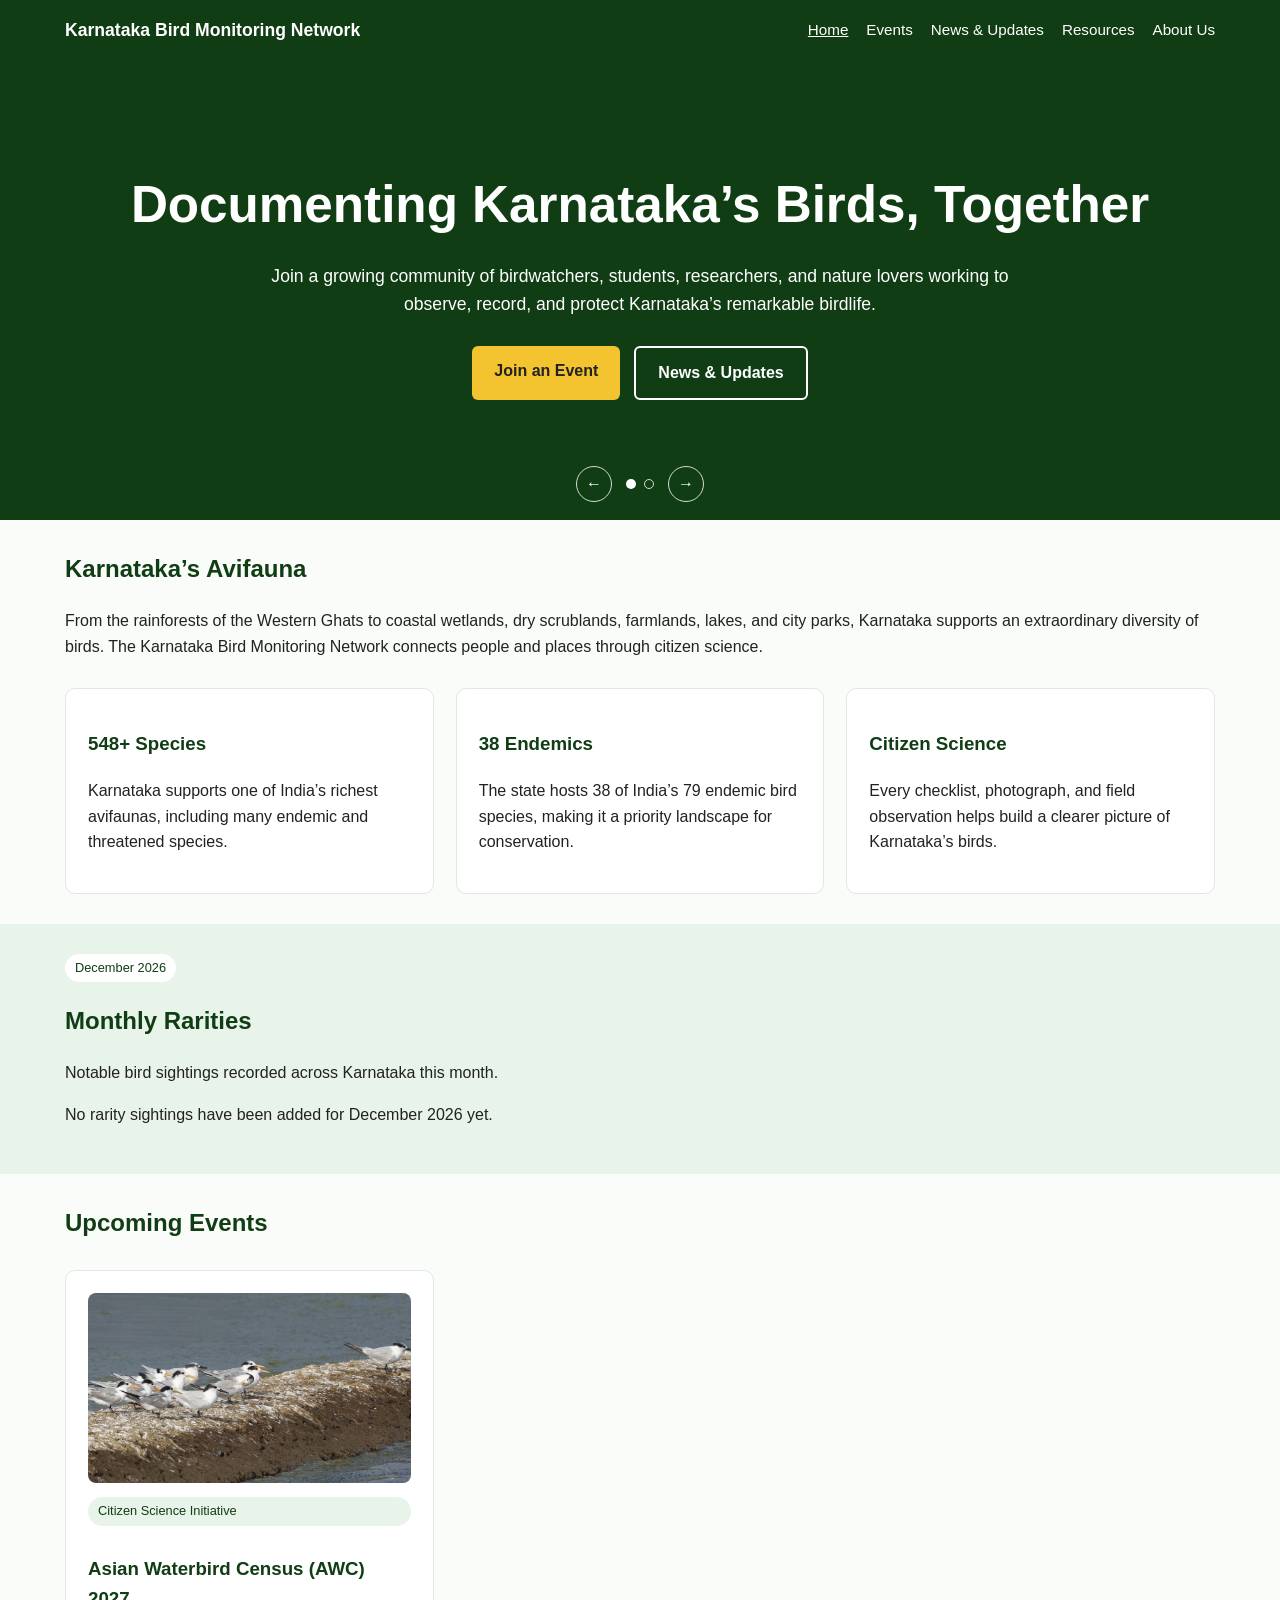
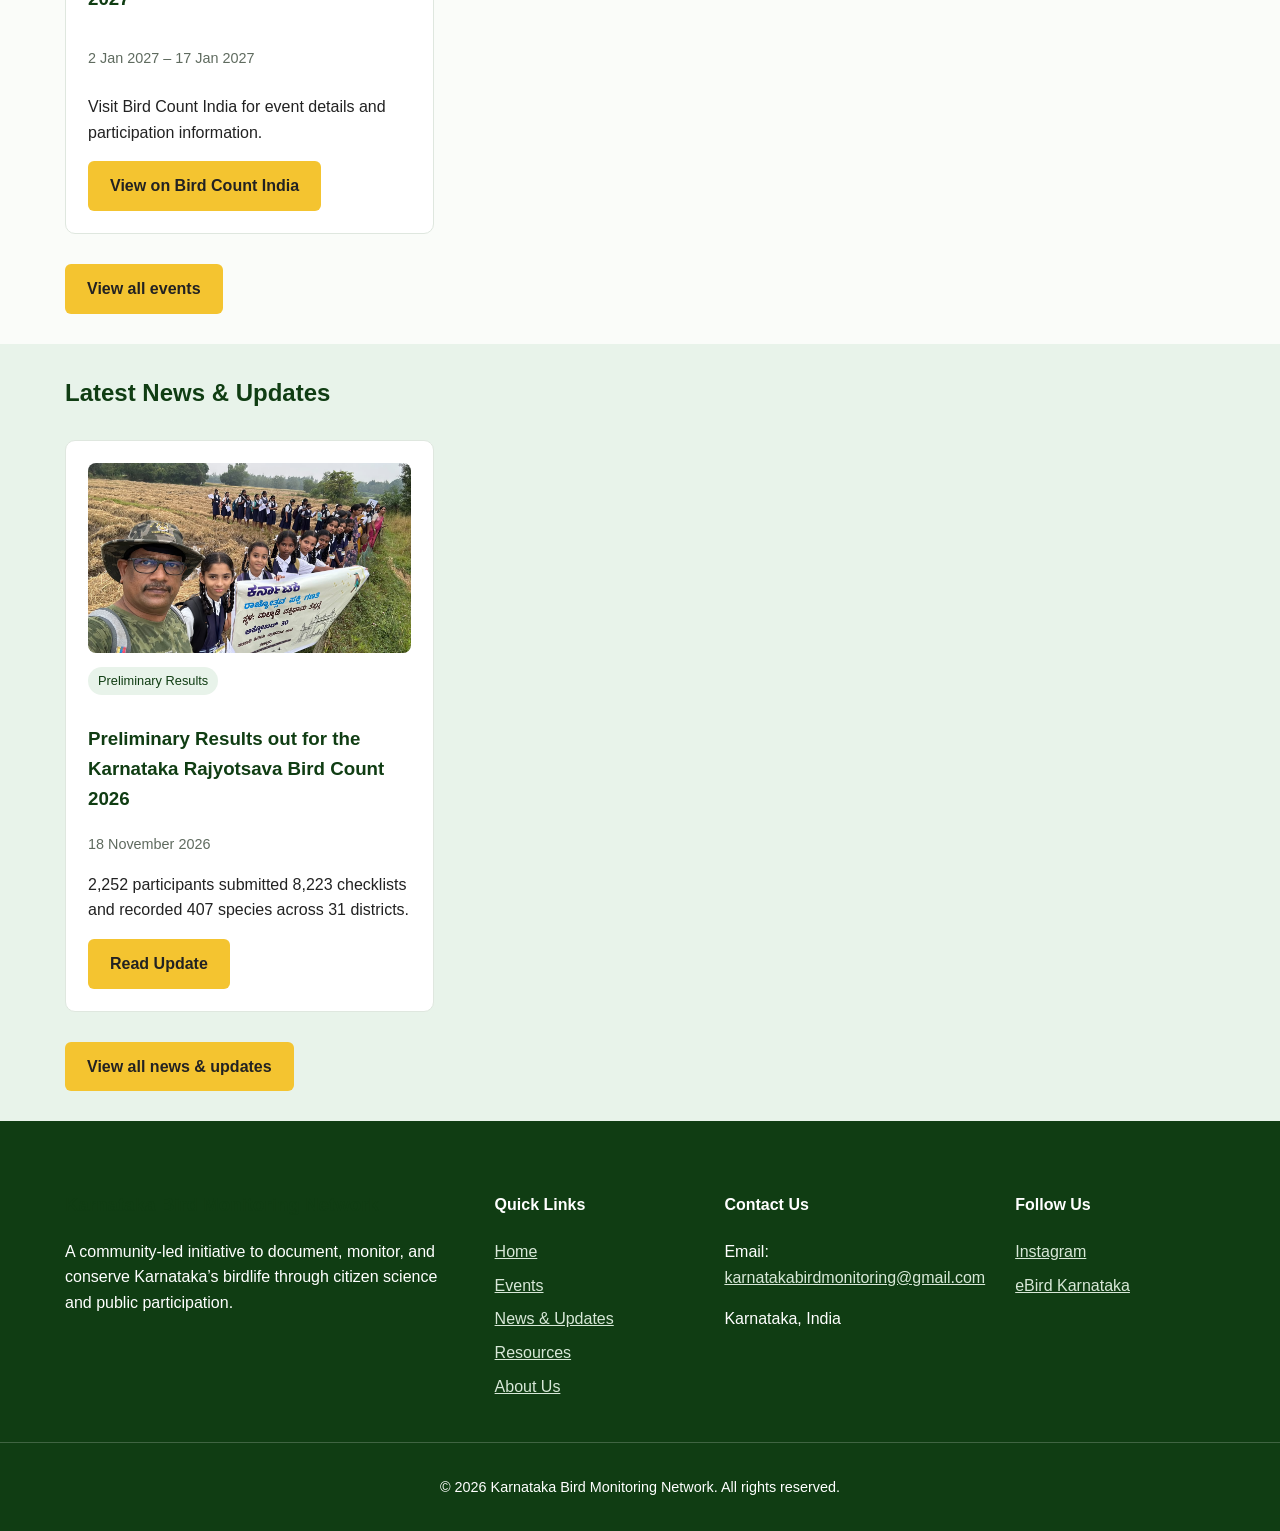
<file: index.html>
<!DOCTYPE html>
<html lang="en">
<head>
  <meta charset="UTF-8" />
  <meta name="viewport" content="width=device-width, initial-scale=1.0" />
  <title>Karnataka Bird Monitoring Network</title>
  <meta name="description" content="Karnataka Bird Monitoring Network documents and conserves Karnataka’s birdlife through citizen science, monitoring, education, and community participation." />
  <link rel="stylesheet" href="css/style.css" />
</head>
<body class="home-page">
  <div id="site-header"></div>

  <section class="hero" data-hero-carousel role="region" aria-roledescription="carousel" aria-label="Featured announcements">
    <div class="hero-slide is-active" data-hero-slide>
      <div class="container">
        <h1>Documenting Karnataka’s Birds, Together</h1>
        <p>
          Join a growing community of birdwatchers, students, researchers, and nature lovers
          working to observe, record, and protect Karnataka’s remarkable birdlife.
        </p>
        <div class="hero-actions">
          <a class="btn" href="events.html">Join an Event</a>
          <a class="btn btn-outline" href="news.html">News & Updates</a>
        </div>
      </div>
    </div>
    <div class="hero-slide hero-slide--contest" data-hero-slide hidden>
      <div class="container">
        <div class="contest-mark" aria-hidden="true">KBMN</div>
        <h1>Help Design Our New Logo</h1>
        <p>
          We’re inviting the birding community to imagine a fresh identity for the Karnataka Bird
          Monitoring Network. Share your creativity and help shape a logo that celebrates Karnataka’s birds.
        </p>
        <div class="hero-actions">
          <a class="btn" href="https://forms.gle/GmUYFaZKBps8eegh6" target="_blank" rel="noopener noreferrer">Join the Contest</a>
        </div>
      </div>
    </div>
    <div class="hero-carousel-controls" aria-label="Banner controls">
      <button class="hero-carousel-control" type="button" data-hero-previous aria-label="Previous banner">&larr;</button>
      <div class="hero-carousel-indicators">
        <button class="hero-carousel-indicator is-active" type="button" data-hero-indicator="0" aria-label="Show banner 1" aria-current="true"></button>
        <button class="hero-carousel-indicator" type="button" data-hero-indicator="1" aria-label="Show banner 2"></button>
      </div>
      <button class="hero-carousel-control" type="button" data-hero-next aria-label="Next banner">&rarr;</button>
    </div>
  </section>

  <section class="section">
    <div class="container">
      <h2>Karnataka’s Avifauna</h2>
      <p>
        From the rainforests of the Western Ghats to coastal wetlands, dry scrublands,
        farmlands, lakes, and city parks, Karnataka supports an extraordinary diversity of birds.
        The Karnataka Bird Monitoring Network connects people and places through citizen science.
      </p>

      <div class="grid three">
        <div class="card">
          <h3>548+ Species</h3>
          <p>Karnataka supports one of India’s richest avifaunas, including many endemic and threatened species.</p>
        </div>
        <div class="card">
          <h3>38 Endemics</h3>
          <p>The state hosts 38 of India’s 79 endemic bird species, making it a priority landscape for conservation.</p>
        </div>
        <div class="card">
          <h3>Citizen Science</h3>
          <p>Every checklist, photograph, and field observation helps build a clearer picture of Karnataka’s birds.</p>
        </div>
      </div>
    </div>
  </section>

  <section class="section monthly-rarities-section" aria-labelledby="monthly-rarities-heading">
    <div class="container">
      <span class="tag" data-rarity-month></span>
      <h2 id="monthly-rarities-heading">Monthly Rarities</h2>
      <p>Notable bird sightings recorded across Karnataka this month.</p>
      <div id="monthly-rarities" aria-live="polite">Loading monthly rarities…</div>
    </div>
  </section>

  <section class="section">
    <div class="container">
      <h2>Upcoming Events</h2>
      <div id="home-upcoming-events" class="event-grid"></div>
      <a class="btn" href="events.html">View all events</a>
    </div>
  </section>

  <section class="section alt">
    <div class="container">
      <h2>Latest News & Updates</h2>
      <div class="news-grid">
        <article class="news-card">
          <img src="events/karnataka-rajyotsava-bird-count-2026/images/walk1.jpg" alt="Participants at the Karnataka Rajyotsava Bird Count" loading="lazy" />
          <span class="tag">Preliminary Results</span>
          <h3>Preliminary Results out for the Karnataka Rajyotsava Bird Count 2026</h3>
          <p class="news-meta">18 November 2026</p>
          <p>2,252 participants submitted 8,223 checklists and recorded 407 species across 31 districts.</p>
          <a class="btn" href="news/krbc-preliminary-results.html">Read Update</a>
        </article>
      </div>
      <a class="btn" href="news.html">View all news & updates</a>
    </div>
  </section>

  <div id="site-footer"></div>

  <script src="js/layout.js"></script>
  <script src="js/event.js?v=event-location-meta"></script>
  <script src="js/home.js"></script>
</body>
</html>
</file>
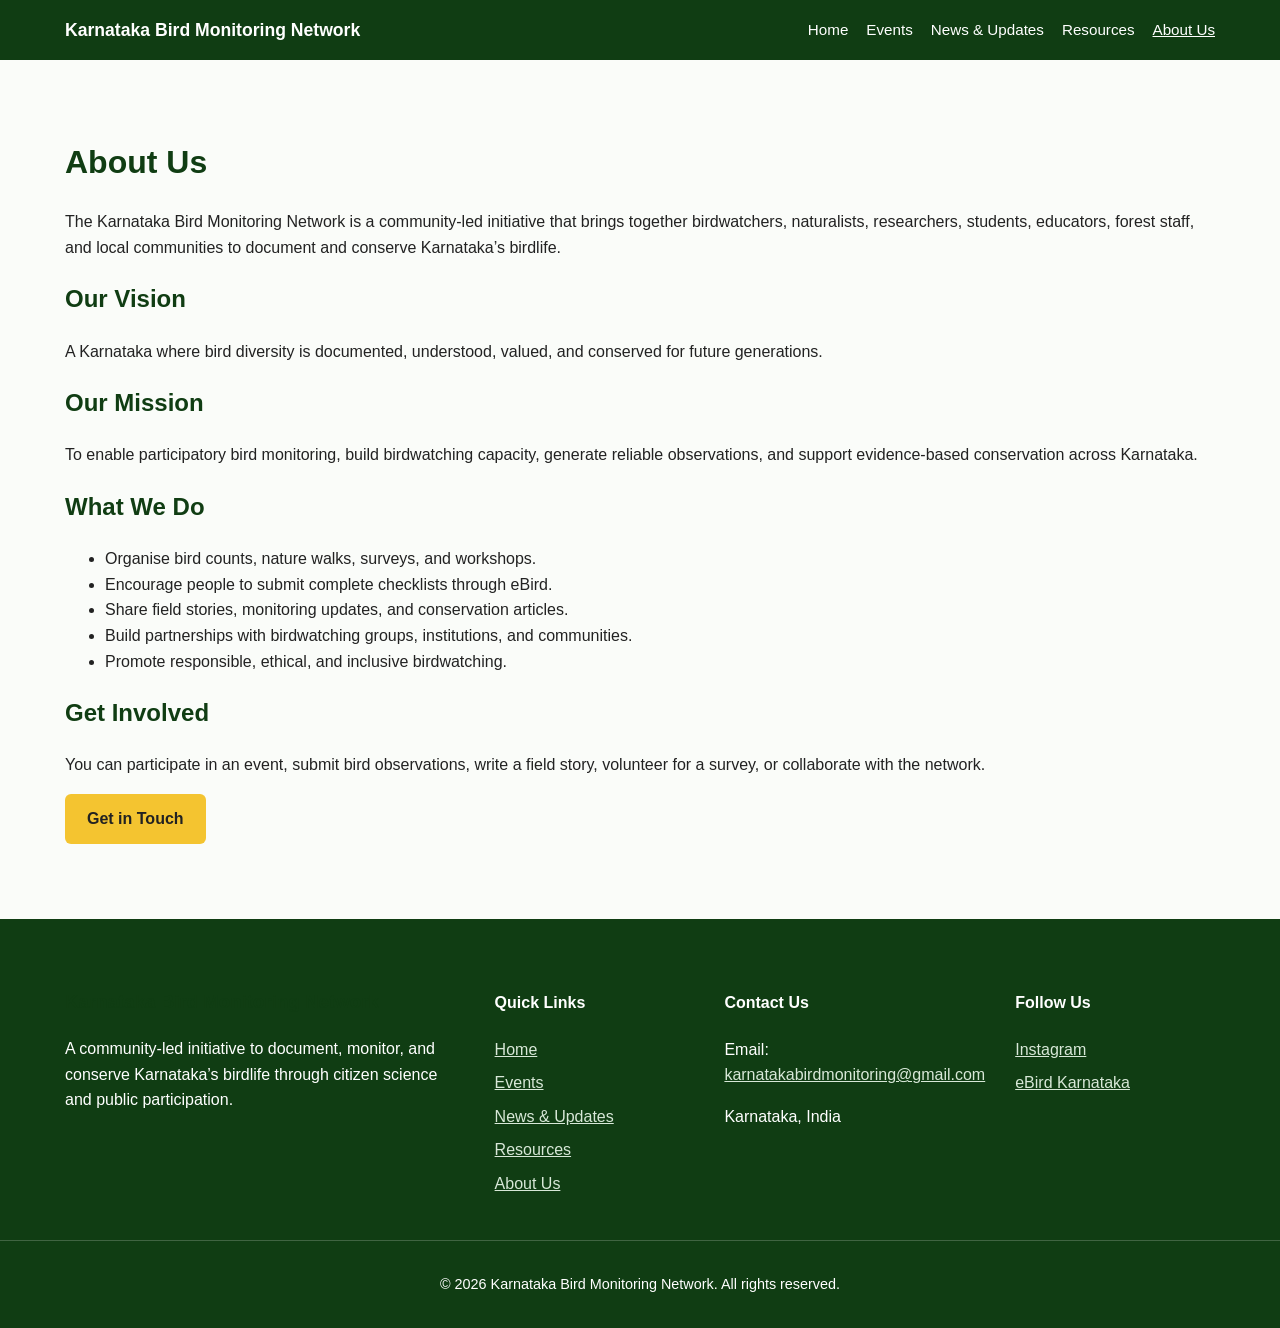
<file: about.html>
<!DOCTYPE html>
<html lang="en">
<head>
  <meta charset="UTF-8" />
  <meta name="viewport" content="width=device-width, initial-scale=1.0" />
  <title>About Us | Karnataka Bird Monitoring Network</title>
  <link rel="stylesheet" href="css/style.css" />
</head>
<body>
  <div id="site-header"></div>

  <main class="page">
    <div class="container">
      <h1>About Us</h1>

      <p>
        The Karnataka Bird Monitoring Network is a community-led initiative that brings together
        birdwatchers, naturalists, researchers, students, educators, forest staff, and local communities
        to document and conserve Karnataka’s birdlife.
      </p>

      <h2>Our Vision</h2>
      <p>
        A Karnataka where bird diversity is documented, understood, valued, and conserved for future generations.
      </p>

      <h2>Our Mission</h2>
      <p>
        To enable participatory bird monitoring, build birdwatching capacity, generate reliable observations,
        and support evidence-based conservation across Karnataka.
      </p>

      <h2>What We Do</h2>
      <ul>
        <li>Organise bird counts, nature walks, surveys, and workshops.</li>
        <li>Encourage people to submit complete checklists through eBird.</li>
        <li>Share field stories, monitoring updates, and conservation articles.</li>
        <li>Build partnerships with birdwatching groups, institutions, and communities.</li>
        <li>Promote responsible, ethical, and inclusive birdwatching.</li>
      </ul>

      <h2>Get Involved</h2>
      <p>
        You can participate in an event, submit bird observations, write a field story, volunteer for a survey,
        or collaborate with the network.
      </p>

      <a class="btn" href="mailto:karnatakabirdmonitoring@gmail.com">Get in Touch</a>
    </div>
  </main>

  <div id="site-footer"></div>

  <script src="js/layout.js"></script>
</body>
</html>
</file>
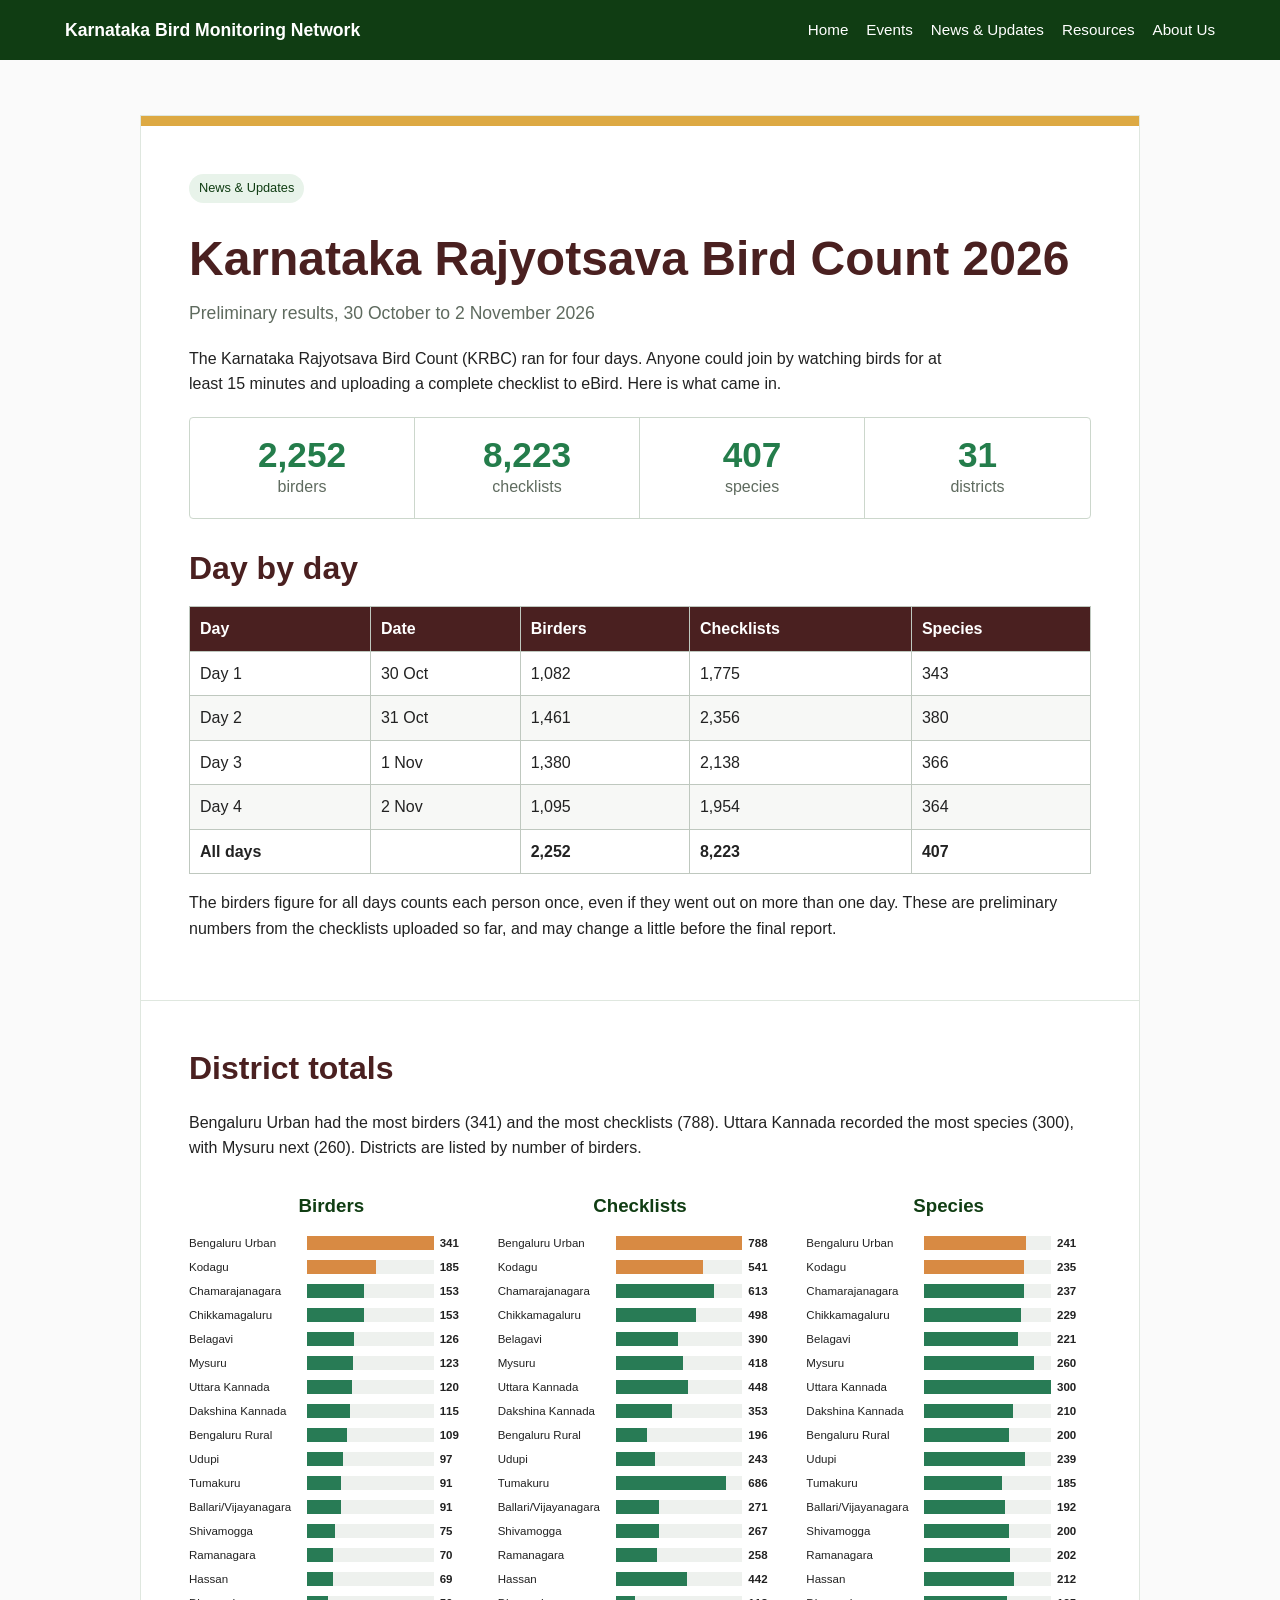
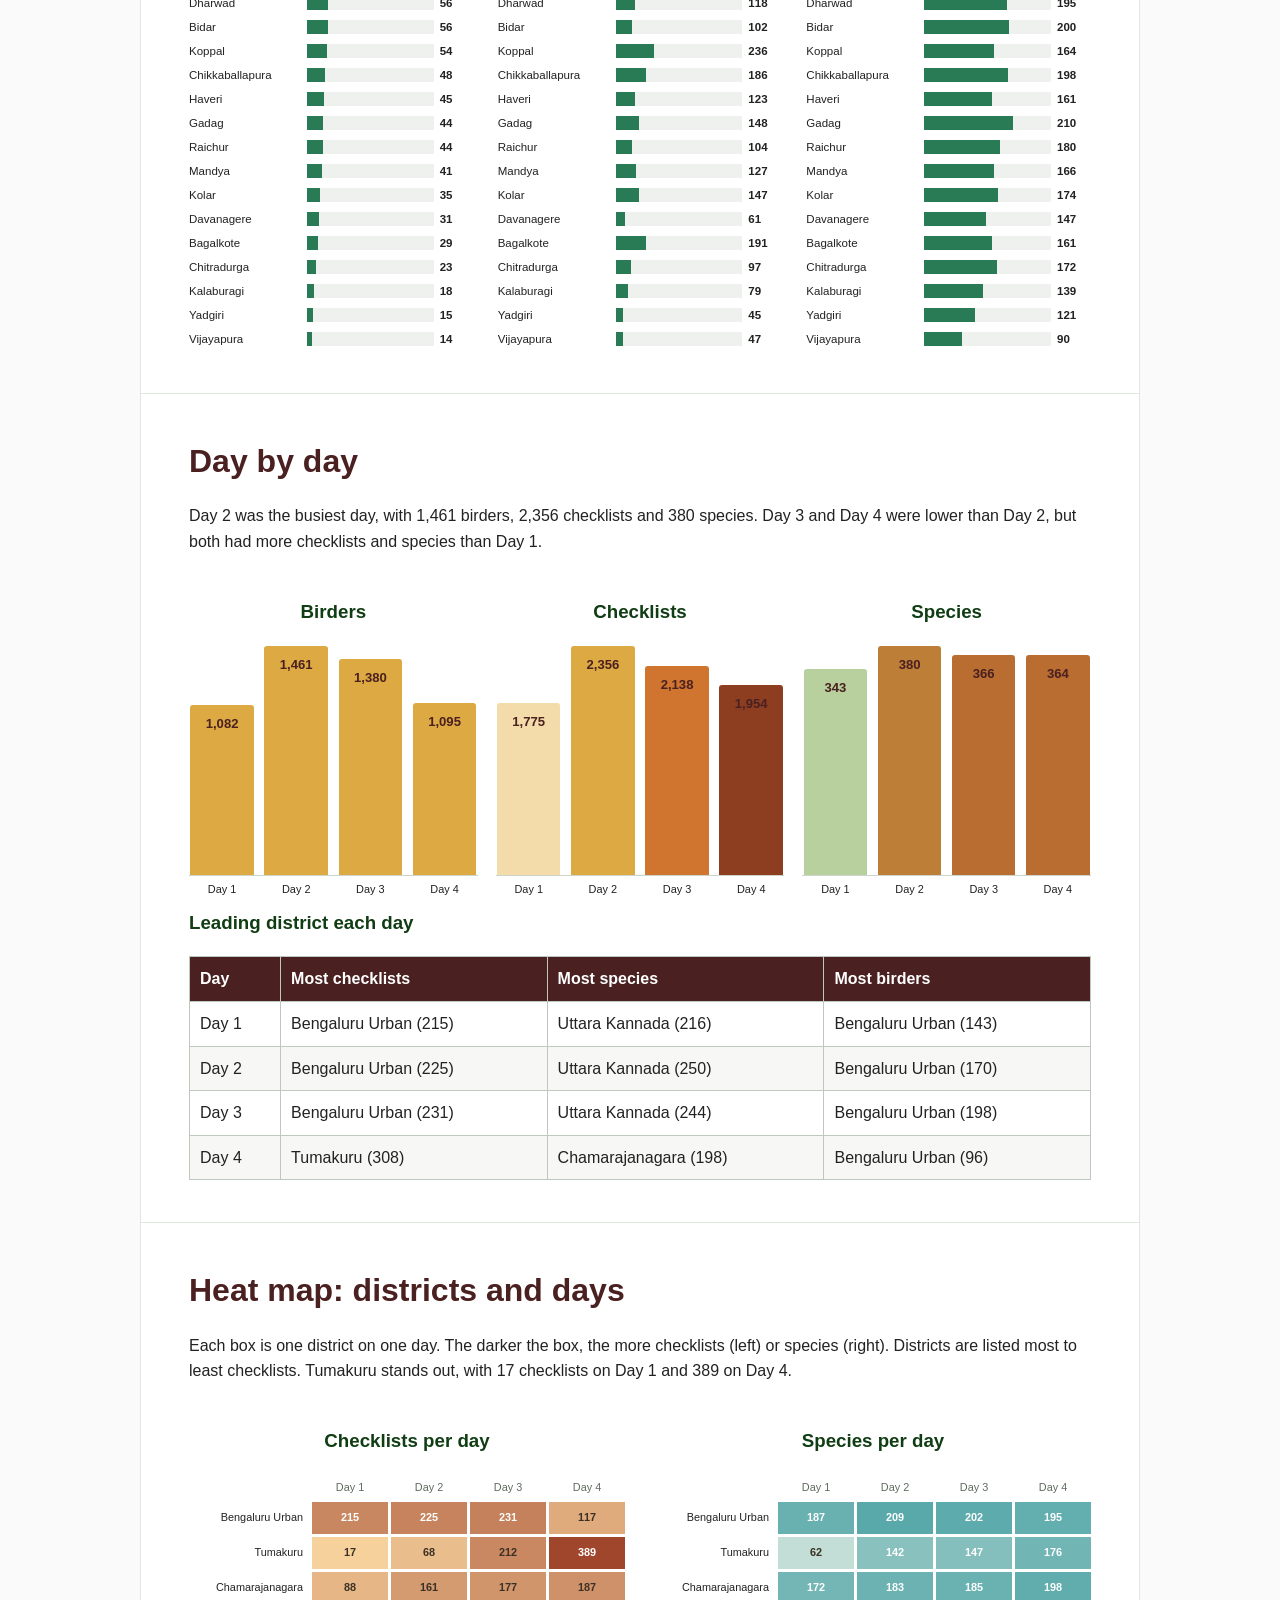
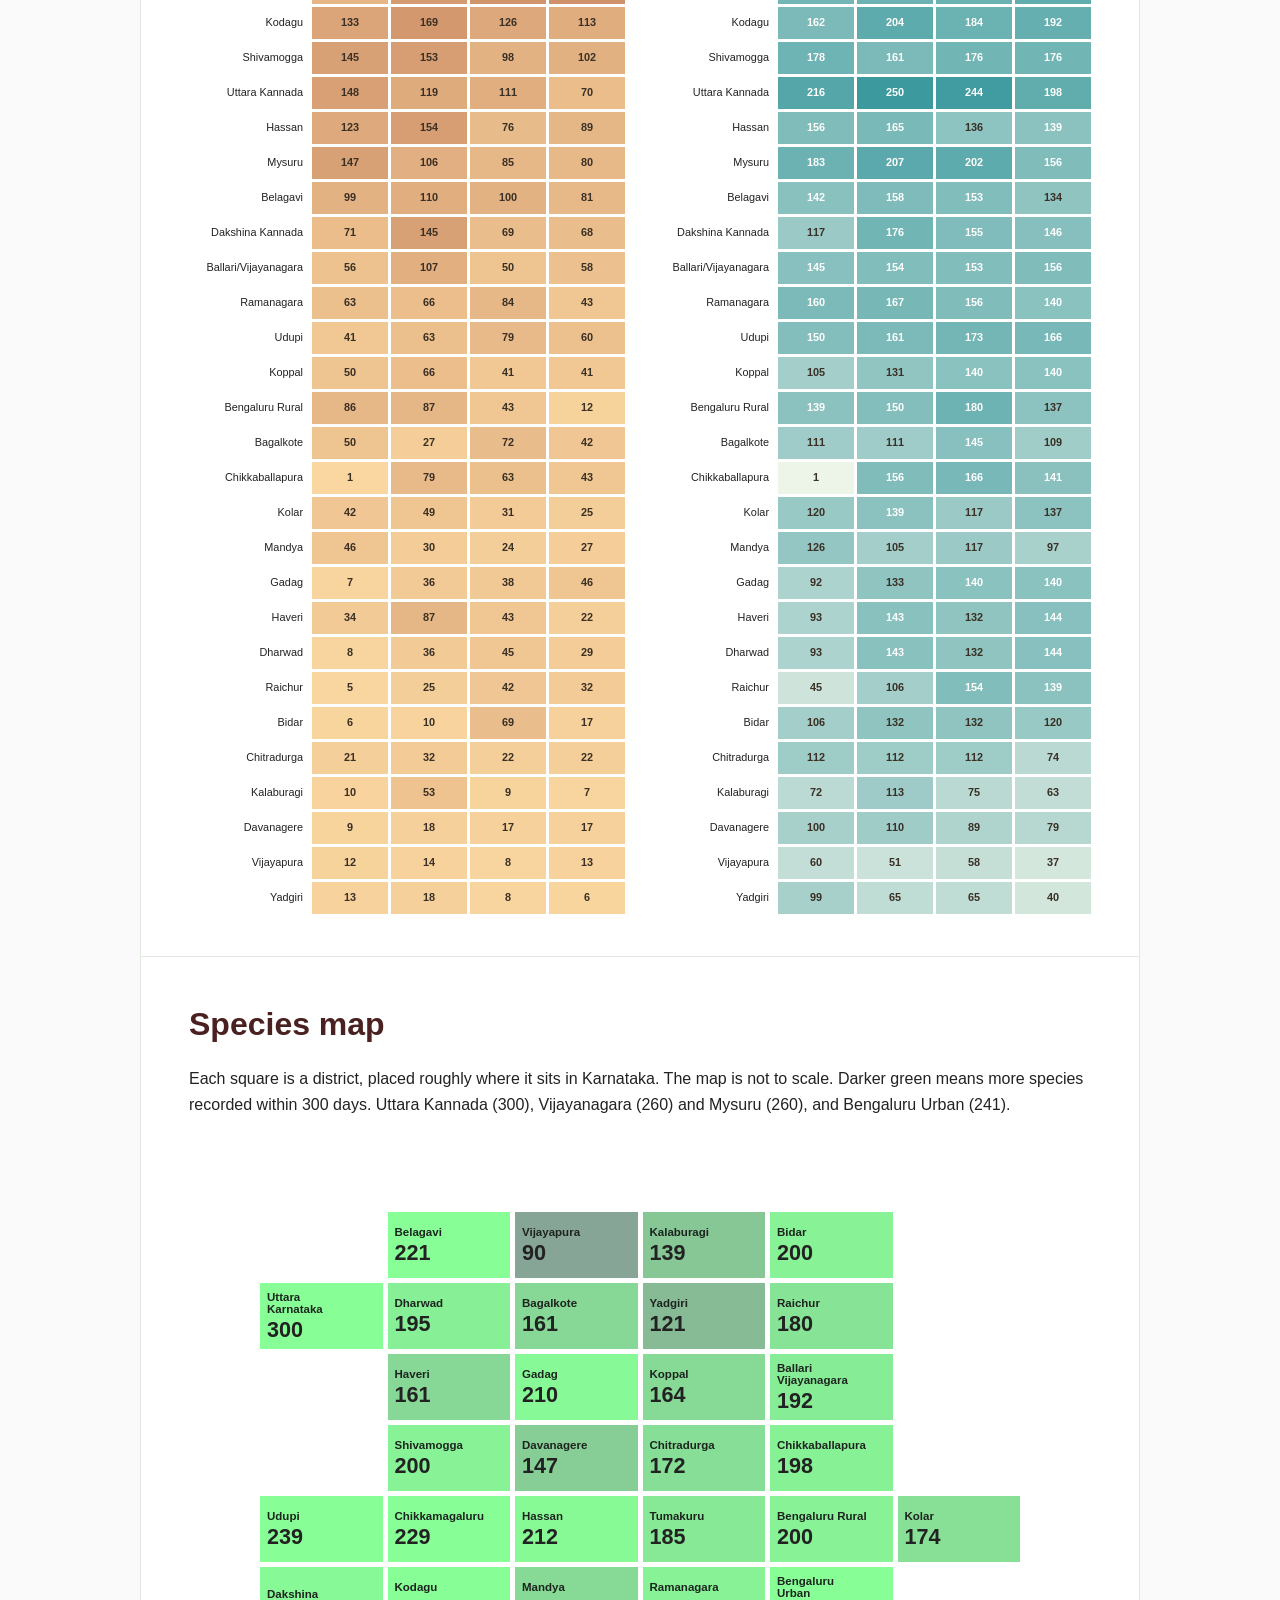
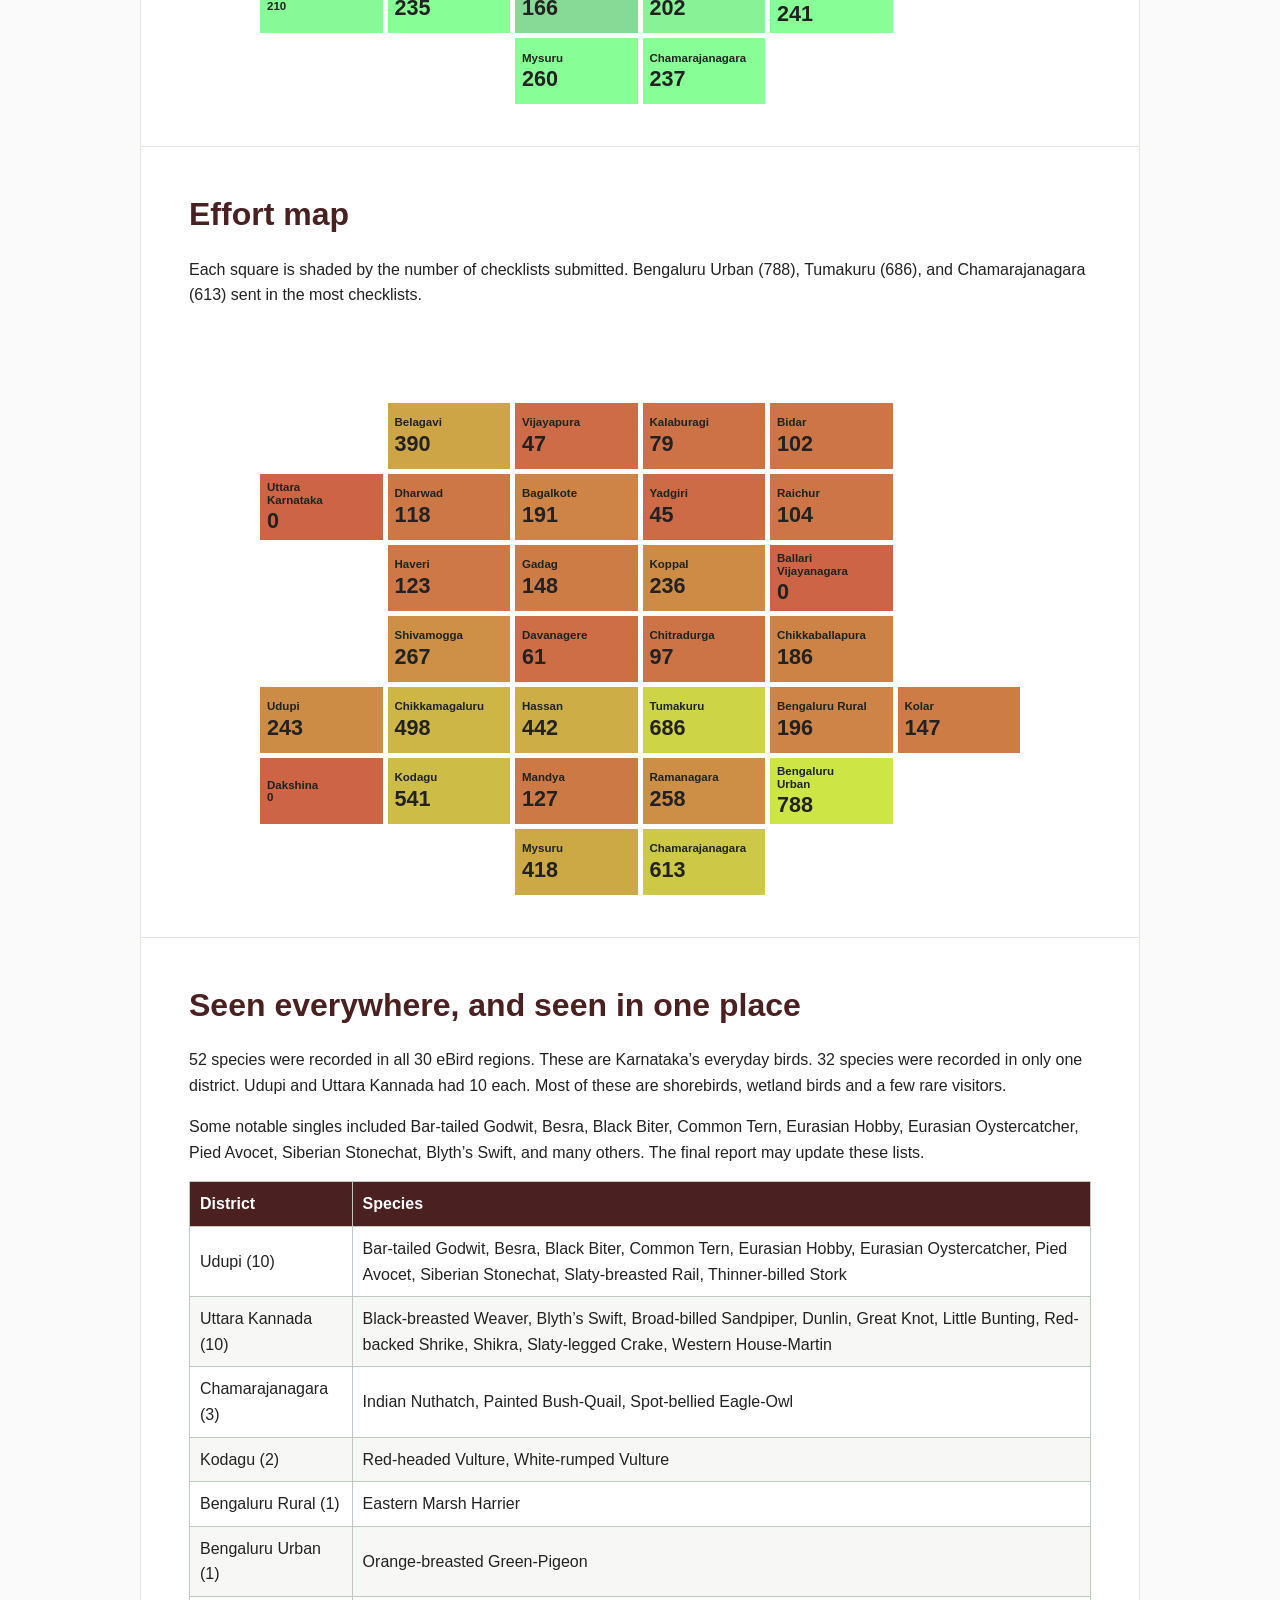
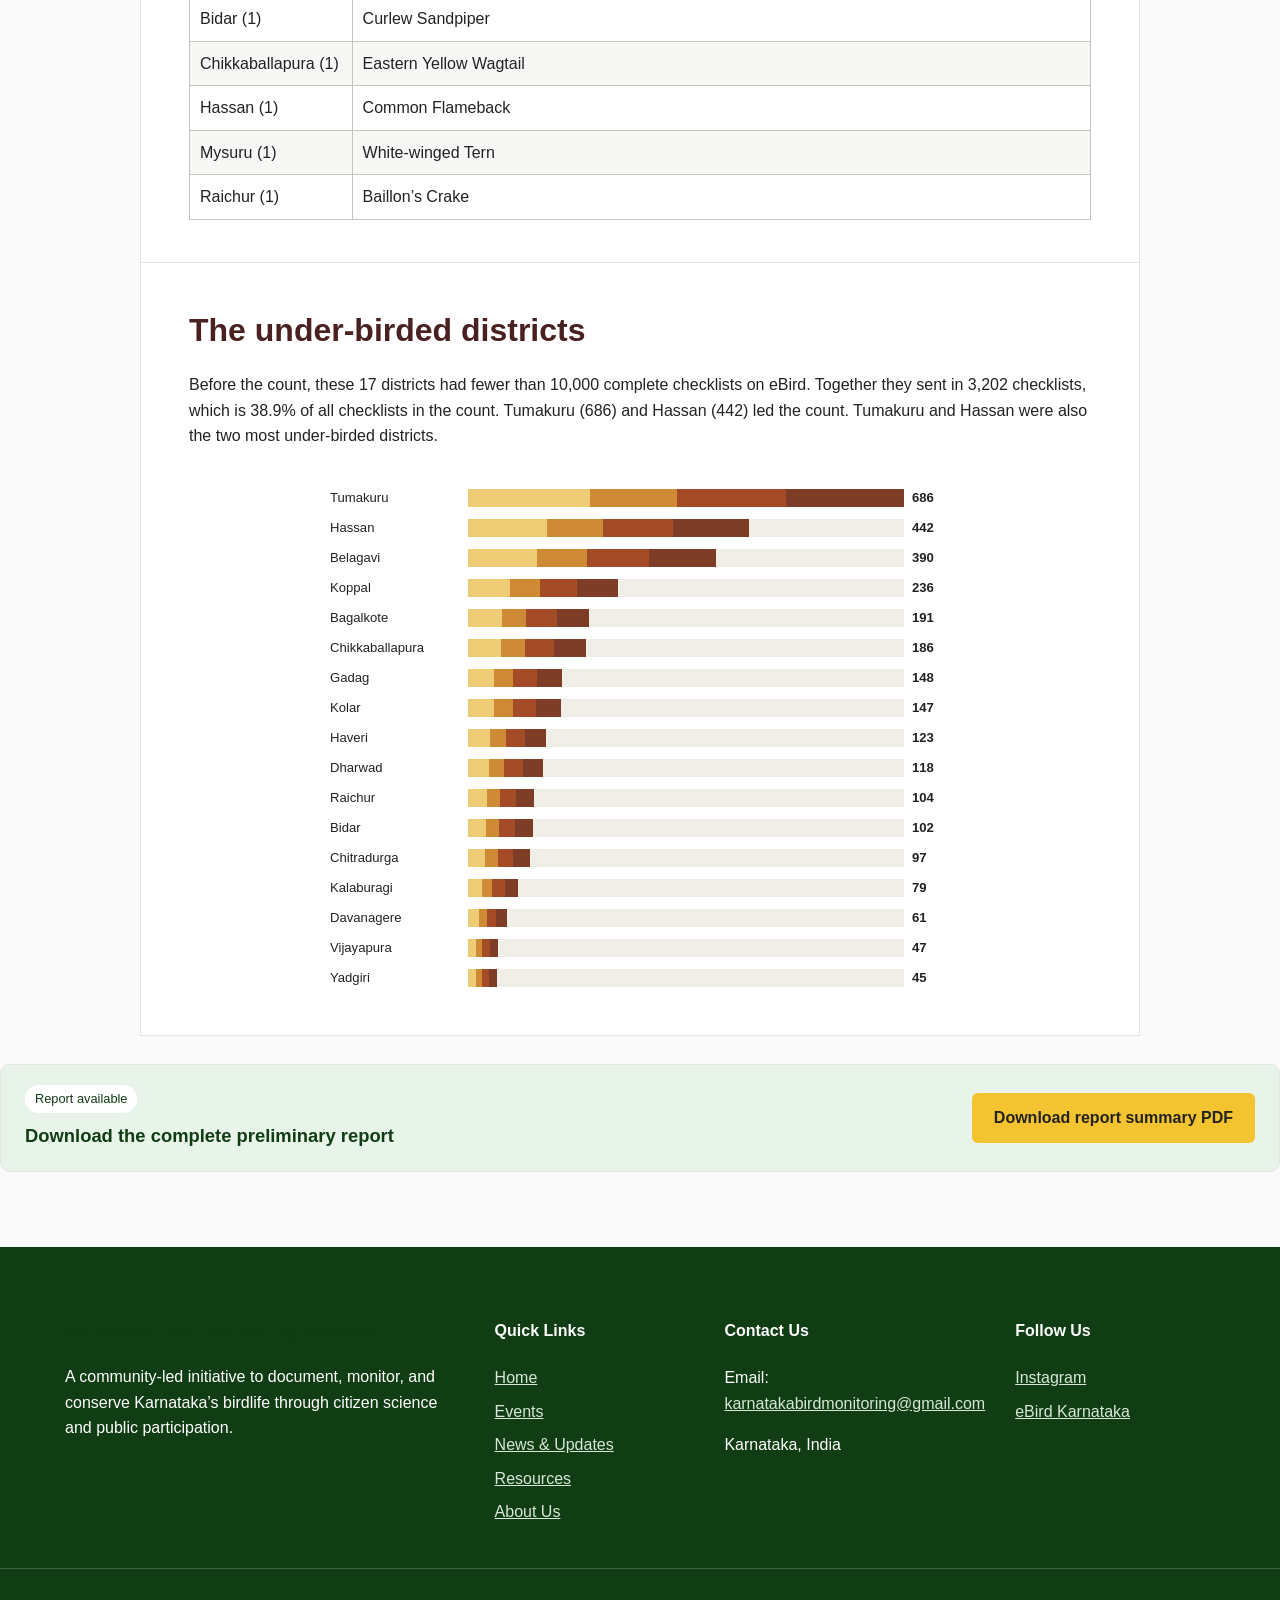
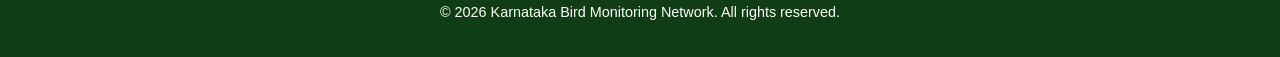
<file: articles.html>
<!DOCTYPE html>
<html lang="en">
<head>
  <meta charset="UTF-8" />
  <meta name="viewport" content="width=device-width, initial-scale=1.0" />
  <title>News & Updates | Karnataka Bird Monitoring Network</title>
  <link rel="stylesheet" href="css/style.css" />
</head>
<body>
  <div id="site-header"></div>

  <main class="report-page">
    <article class="preliminary-report">
      <section class="report-sheet report-cover">
        <div class="report-topline"></div>
        <header class="report-header">
          <span class="tag">News & Updates</span>
          <h1>Karnataka Rajyotsava Bird Count 2026</h1>
          <p class="report-subtitle">Preliminary results, 30 October to 2 November 2026</p>
        </header>

        <p class="report-lead">The Karnataka Rajyotsava Bird Count (KRBC) ran for four days. Anyone could join by watching birds for at least 15 minutes and uploading a complete checklist to eBird. Here is what came in.</p>

        <div class="report-stats">
          <div><strong>2,252</strong><span>birders</span></div>
          <div><strong>8,223</strong><span>checklists</span></div>
          <div><strong>407</strong><span>species</span></div>
          <div><strong>31</strong><span>districts</span></div>
        </div>

        <h2>Day by day</h2>
        <div class="report-table-wrap">
          <table class="report-table">
            <thead><tr><th>Day</th><th>Date</th><th>Birders</th><th>Checklists</th><th>Species</th></tr></thead>
            <tbody>
              <tr><td>Day 1</td><td>30 Oct</td><td>1,082</td><td>1,775</td><td>343</td></tr>
              <tr><td>Day 2</td><td>31 Oct</td><td>1,461</td><td>2,356</td><td>380</td></tr>
              <tr><td>Day 3</td><td>1 Nov</td><td>1,380</td><td>2,138</td><td>366</td></tr>
              <tr><td>Day 4</td><td>2 Nov</td><td>1,095</td><td>1,954</td><td>364</td></tr>
              <tr class="report-total"><td>All days</td><td></td><td>2,252</td><td>8,223</td><td>407</td></tr>
            </tbody>
          </table>
        </div>
        <p class="report-note">The birders figure for all days counts each person once, even if they went out on more than one day. These are preliminary numbers from the checklists uploaded so far, and may change a little before the final report.</p>
      </section>

      <section class="report-sheet">
        <h2>District totals</h2>
        <p>Bengaluru Urban had the most birders (341) and the most checklists (788). Uttara Kannada recorded the most species (300), with Mysuru next (260). Districts are listed by number of birders.</p>
        <div class="district-totals">
          <div class="district-chart"><h3>Birders</h3><div class="bar-list" data-bars="birders"></div></div>
          <div class="district-chart"><h3>Checklists</h3><div class="bar-list" data-bars="checklists"></div></div>
          <div class="district-chart"><h3>Species</h3><div class="bar-list" data-bars="species"></div></div>
        </div>
      </section>

      <section class="report-sheet">
        <h2>Day by day</h2>
        <p>Day 2 was the busiest day, with 1,461 birders, 2,356 checklists and 380 species. Day 3 and Day 4 were lower than Day 2, but both had more checklists and species than Day 1.</p>
        <div class="day-metrics">
          <div><h3>Birders</h3><div class="day-bars"><span style="--h:74%"><b>1,082</b><small>Day 1</small></span><span style="--h:100%"><b>1,461</b><small>Day 2</small></span><span style="--h:94%"><b>1,380</b><small>Day 3</small></span><span style="--h:75%"><b>1,095</b><small>Day 4</small></span></div></div>
          <div><h3>Checklists</h3><div class="day-bars orange"><span style="--h:75%"><b>1,775</b><small>Day 1</small></span><span style="--h:100%"><b>2,356</b><small>Day 2</small></span><span style="--h:91%"><b>2,138</b><small>Day 3</small></span><span style="--h:83%"><b>1,954</b><small>Day 4</small></span></div></div>
          <div><h3>Species</h3><div class="day-bars green"><span style="--h:90%"><b>343</b><small>Day 1</small></span><span style="--h:100%"><b>380</b><small>Day 2</small></span><span style="--h:96%"><b>366</b><small>Day 3</small></span><span style="--h:96%"><b>364</b><small>Day 4</small></span></div></div>
        </div>
        <h3>Leading district each day</h3>
        <div class="report-table-wrap"><table class="report-table"><thead><tr><th>Day</th><th>Most checklists</th><th>Most species</th><th>Most birders</th></tr></thead><tbody><tr><td>Day 1</td><td>Bengaluru Urban (215)</td><td>Uttara Kannada (216)</td><td>Bengaluru Urban (143)</td></tr><tr><td>Day 2</td><td>Bengaluru Urban (225)</td><td>Uttara Kannada (250)</td><td>Bengaluru Urban (170)</td></tr><tr><td>Day 3</td><td>Bengaluru Urban (231)</td><td>Uttara Kannada (244)</td><td>Bengaluru Urban (198)</td></tr><tr><td>Day 4</td><td>Tumakuru (308)</td><td>Chamarajanagara (198)</td><td>Bengaluru Urban (96)</td></tr></tbody></table></div>
      </section>

      <section class="report-sheet">
        <h2>Heat map: districts and days</h2>
        <p>Each box is one district on one day. The darker the box, the more checklists (left) or species (right). Districts are listed most to least checklists. Tumakuru stands out, with 17 checklists on Day 1 and 389 on Day 4.</p>
        <div class="heatmap-intro">
          <div class="heatmap-block">
            <h3>Checklists per day</h3>
            <div class="heatmap-grid" id="checklist-heatmap"></div>
          </div>
          <div class="heatmap-block">
            <h3>Species per day</h3>
            <div class="heatmap-grid" id="species-heatmap"></div>
          </div>
        </div>
      </section>

      <section class="report-sheet">
        <h2>Species map</h2>
        <p>Each square is a district, placed roughly where it sits in Karnataka. The map is not to scale. Darker green means more species recorded within 300 days. Uttara Kannada (300), Vijayanagara (260) and Mysuru (260), and Bengaluru Urban (241).</p>
        <div class="district-map species-map" id="species-map"></div>
      </section>

      <section class="report-sheet">
        <h2>Effort map</h2>
        <p>Each square is shaded by the number of checklists submitted. Bengaluru Urban (788), Tumakuru (686), and Chamarajanagara (613) sent in the most checklists.</p>
        <div class="district-map effort-map" id="effort-map"></div>
      </section>

      <section class="report-sheet">
        <h2>Seen everywhere, and seen in one place</h2>
        <p>52 species were recorded in all 30 eBird regions. These are Karnataka’s everyday birds. 32 species were recorded in only one district. Udupi and Uttara Kannada had 10 each. Most of these are shorebirds, wetland birds and a few rare visitors.</p>
        <p>Some notable singles included Bar-tailed Godwit, Besra, Black Biter, Common Tern, Eurasian Hobby, Eurasian Oystercatcher, Pied Avocet, Siberian Stonechat, Blyth’s Swift, and many others. The final report may update these lists.</p>
        <div class="report-table-wrap"><table class="report-table"><thead><tr><th>District</th><th>Species</th></tr></thead><tbody><tr><td>Udupi (10)</td><td>Bar-tailed Godwit, Besra, Black Biter, Common Tern, Eurasian Hobby, Eurasian Oystercatcher, Pied Avocet, Siberian Stonechat, Slaty-breasted Rail, Thinner-billed Stork</td></tr><tr><td>Uttara Kannada (10)</td><td>Black-breasted Weaver, Blyth’s Swift, Broad-billed Sandpiper, Dunlin, Great Knot, Little Bunting, Red-backed Shrike, Shikra, Slaty-legged Crake, Western House-Martin</td></tr><tr><td>Chamarajanagara (3)</td><td>Indian Nuthatch, Painted Bush-Quail, Spot-bellied Eagle-Owl</td></tr><tr><td>Kodagu (2)</td><td>Red-headed Vulture, White-rumped Vulture</td></tr><tr><td>Bengaluru Rural (1)</td><td>Eastern Marsh Harrier</td></tr><tr><td>Bengaluru Urban (1)</td><td>Orange-breasted Green-Pigeon</td></tr><tr><td>Bidar (1)</td><td>Curlew Sandpiper</td></tr><tr><td>Chikkaballapura (1)</td><td>Eastern Yellow Wagtail</td></tr><tr><td>Hassan (1)</td><td>Common Flameback</td></tr><tr><td>Mysuru (1)</td><td>White-winged Tern</td></tr><tr><td>Raichur (1)</td><td>Baillon’s Crake</td></tr></tbody></table></div>
      </section>

      <section class="report-sheet">
        <h2>The under-birded districts</h2>
        <p>Before the count, these 17 districts had fewer than 10,000 complete checklists on eBird. Together they sent in 3,202 checklists, which is 38.9% of all checklists in the count. Tumakuru (686) and Hassan (442) led the count. Tumakuru and Hassan were also the two most under-birded districts.</p>
        <div class="underbirded-bars" id="underbirded-bars"></div>
      </section>
    </article>

    <aside class="report-banner" aria-label="Download report summary">
      <div><span class="tag">Report available</span><h2>Download the complete preliminary report</h2></div>
      <a class="btn" href="reports/KRBC_2026_preliminary_results.pdf" download>Download report summary PDF</a>
    </aside>
  </main>

  <div id="site-footer"></div>

  <script src="js/layout.js"></script>
  <script>
    const districtTotals = [
      ["Bengaluru Urban",341,788,241],["Kodagu",185,541,235],["Chamarajanagara",153,613,237],
      ["Chikkamagaluru",153,498,229],["Belagavi",126,390,221],["Mysuru",123,418,260],
      ["Uttara Kannada",120,448,300],["Dakshina Kannada",115,353,210],["Bengaluru Rural",109,196,200],
      ["Udupi",97,243,239],["Tumakuru",91,686,185],["Ballari/Vijayanagara",91,271,192],
      ["Shivamogga",75,267,200],["Ramanagara",70,258,202],["Hassan",69,442,212],
      ["Dharwad",56,118,195],["Bidar",56,102,200],["Koppal",54,236,164],
      ["Chikkaballapura",48,186,198],["Haveri",45,123,161],["Gadag",44,148,210],
      ["Raichur",44,104,180],["Mandya",41,127,166],["Kolar",35,147,174],
      ["Davanagere",31,61,147],["Bagalkote",29,191,161],["Chitradurga",23,97,172],
      ["Kalaburagi",18,79,139],["Yadgiri",15,45,121],["Vijayapura",14,47,90]
    ];

    districtTotals.forEach(([name, birders, checklists, species]) => {
      [
        ["birders", birders, 341],
        ["checklists", checklists, 788],
        ["species", species, 300]
      ].forEach(([key, value, max]) => {
        const container = document.querySelector(`[data-bars="${key}"]`);
        if (!container) return;
        container.insertAdjacentHTML("beforeend",
          `<div class="bar-row"><span>${name}</span><div class="bar-track"><div class="bar-fill" style="width:${value / max * 100}%"></div></div><b>${value}</b></div>`
        );
      });
    });

    const heatData = {
      "Bengaluru Urban":[215,225,231,117],"Tumakuru":[17,68,212,389],"Chamarajanagara":[88,161,177,187],
      "Kodagu":[133,169,126,113],"Shivamogga":[145,153,98,102],"Uttara Kannada":[148,119,111,70],
      "Hassan":[123,154,76,89],"Mysuru":[147,106,85,80],"Belagavi":[99,110,100,81],
      "Dakshina Kannada":[71,145,69,68],"Ballari/Vijayanagara":[56,107,50,58],"Shivamogga":[145,153,98,102],
      "Ramanagara":[63,66,84,43],"Udupi":[41,63,79,60],"Koppal":[50,66,41,41],
      "Bengaluru Rural":[86,87,43,12],"Bagalkote":[50,27,72,42],"Chikkaballapura":[1,79,63,43],
      "Kolar":[42,49,31,25],"Mandya":[46,30,24,27],"Gadag":[7,36,38,46],
      "Haveri":[34,87,43,22],"Dharwad":[8,36,45,29],"Raichur":[5,25,42,32],
      "Bidar":[6,10,69,17],"Chitradurga":[21,32,22,22],"Kalaburagi":[10,53,9,7],
      "Davanagere":[9,18,17,17],"Vijayapura":[12,14,8,13],"Yadgiri":[13,18,8,6]
    };
    const heatNames = Object.keys(heatData);
    const speciesHeat = {
      "Bengaluru Urban":[187,209,202,195],"Tumakuru":[62,142,147,176],"Chamarajanagara":[172,183,185,198],
      "Kodagu":[162,204,184,192],"Shivamogga":[178,161,176,176],"Uttara Kannada":[216,250,244,198],
      "Hassan":[156,165,136,139],"Mysuru":[183,207,202,156],"Belagavi":[142,158,153,134],
      "Dakshina Kannada":[117,176,155,146],"Ballari/Vijayanagara":[145,154,153,156],"Ramanagara":[160,167,156,140],
      "Udupi":[150,161,173,166],"Koppal":[105,131,140,140],"Bengaluru Rural":[139,150,180,137],
      "Bagalkote":[111,111,145,109],"Chikkaballapura":[1,156,166,141],"Kolar":[120,139,117,137],
      "Mandya":[126,105,117,97],"Gadag":[92,133,140,140],"Haveri":[93,143,132,144],
      "Dharwad":[93,143,132,144],"Raichur":[45,106,154,139],"Bidar":[106,132,132,120],
      "Chitradurga":[112,112,112,74],"Kalaburagi":[72,113,75,63],"Davanagere":[100,110,89,79],
      "Vijayapura":[60,51,58,37],"Yadgiri":[99,65,65,40]
    };

    function renderHeatmap(containerId, data, species) {
      const container = document.getElementById(containerId);
      if (!container) return;
      container.insertAdjacentHTML("beforeend", '<div></div><div class="heatmap-head">Day 1</div><div class="heatmap-head">Day 2</div><div class="heatmap-head">Day 3</div><div class="heatmap-head">Day 4</div>');
      const allValues = Object.values(data).flat();
      const max = Math.max(...allValues);
      heatNames.forEach(name => {
        container.insertAdjacentHTML("beforeend", `<div class="heatmap-name">${name}</div>`);
        data[name].forEach(value => {
          const intensity = value / max;
          const color = species
            ? `rgb(${Math.round(238 - intensity * 178)},${Math.round(244 - intensity * 90)},${Math.round(232 - intensity * 73)})`
            : `rgb(${Math.round(250 - intensity * 90)},${Math.round(215 - intensity * 145)},${Math.round(160 - intensity * 115)})`;
          container.insertAdjacentHTML("beforeend", `<div class="heatmap-cell" style="background:${color};color:${intensity > 0.55 ? '#fff' : '#3a3026'}">${value}</div>`);
        });
      });
    }
    renderHeatmap("checklist-heatmap", heatData, false);
    renderHeatmap("species-heatmap", speciesHeat, true);

    const positions = [
      [1,2,"Belagavi",221],[2,2,"Vijayapura",90],[3,2,"Kalaburagi",139],[4,2,"Bidar",200],
      [0,3,"Uttara<br>Karnataka",300],[1,3,"Dharwad",195],[2,3,"Bagalkote",161],[3,3,"Yadgiri",121],[4,3,"Raichur",180],
      [1,4,"Haveri",161],[2,4,"Gadag",210],[3,4,"Koppal",164],[4,4,"Ballari<br>Vijayanagara",192],
      [1,5,"Shivamogga",200],[2,5,"Davanagere",147],[3,5,"Chitradurga",172],[4,5,"Chikkaballapura",198],
      [0,6,"Udupi",239],[1,6,"Chikkamagaluru",229],[2,6,"Hassan",212],[3,6,"Tumakuru",185],[4,6,"Bengaluru Rural",200],[5,6,"Kolar",174],
      [0,7,"Dakshina<brKannada",210],[1,7,"Kodagu",235],[2,7,"Mandya",166],[3,7,"Ramanagara",202],[4,7,"Bengaluru<br>Urban",241],
      [2,8,"Mysuru",260],[3,8,"Chamarajanagara",237]
    ];
    const effort = {
      "Belagavi":390,"Vijayapura":47,"Kalaburagi":79,"Bidar":102,"Uttara Kannada":448,"Dharwad":118,"Bagalkote":191,"Yadgiri":45,"Raichur":104,
      "Haveri":123,"Gadag":148,"Koppal":236,"Ballari":271,"Shivamogga":267,"Davanagere":61,"Chitradurga":97,"Chikkaballapura":186,
      "Udupi":243,"Chikkamagaluru":498,"Hassan":442,"Tumakuru":686,"Bengaluru Rural":196,"Kolar":147,"Dakshina Kannada":353,"Kodagu":541,
      "Mandya":127,"Ramanagara":258,"Bengaluru Urban":788,"Mysuru":418,"Chamarajanagara":613
    };
    function renderMap(containerId, values, species) {
      const container = document.getElementById(containerId);
      if (!container) return;
      positions.forEach(([col,row,name,value]) => {
        const numeric = species ? value : (effort[name.replace("<br>"," ").replace("<br />","")] || effort[name] || 0);
        const shade = species ? 165 + (numeric - 90) * 0.7 : 100 + numeric / 788 * 130;
        container.insertAdjacentHTML("beforeend",
          `<div class="map-cell" style="grid-column:${col+1};grid-row:${row};background:rgb(${species ? 135 : 205},${Math.round(shade)},${species ? 150 : 70})">${name}<strong>${numeric}</strong></div>`
        );
      });
    }
    renderMap("species-map", {}, true);
    renderMap("effort-map", effort, false);

    const underbirded = [
      ["Tumakuru",686,["#edcc75","#cf8a36","#a44b27","#7d3d26"]],["Hassan",442],["Belagavi",390],
      ["Koppal",236],["Bagalkote",191],["Chikkaballapura",186],["Gadag",148],["Kolar",147],
      ["Haveri",123],["Dharwad",118],["Raichur",104],["Bidar",102],["Chitradurga",97],
      ["Kalaburagi",79],["Davanagere",61],["Vijayapura",47],["Yadgiri",45]
    ];
    const underContainer = document.getElementById("underbirded-bars");
    underbirded.forEach(([name,value]) => {
      underContainer.insertAdjacentHTML("beforeend",
        `<div class="underbirded-row"><span>${name}</span><div class="underbirded-track"><span style="width:${value/686*28}%;background:#edcc75"></span><span style="width:${value/686*20}%;background:#cf8a36"></span><span style="width:${value/686*25}%;background:#a44b27"></span><span style="width:${value/686*27}%;background:#7d3d26"></span></div><b>${value}</b></div>`
      );
    });
  </script>
</body>
</html>
</file>
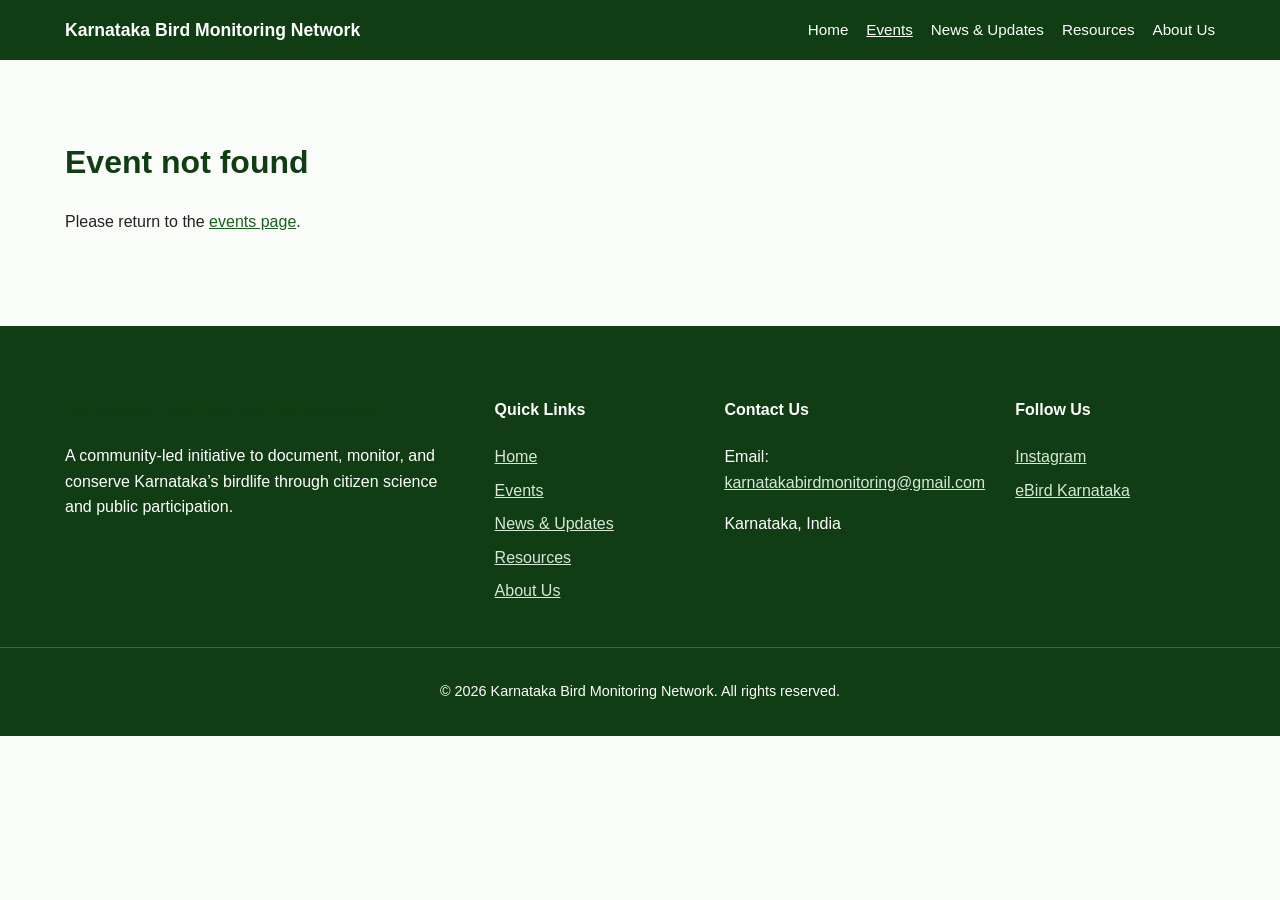
<file: event.html>
<!DOCTYPE html>
<html lang="en">
<head>
  <meta charset="UTF-8" />
  <meta name="viewport" content="width=device-width, initial-scale=1.0" />
  <title>Event | Karnataka Bird Monitoring Network</title>
  <link rel="stylesheet" href="css/style.css" />
</head>
<body>
  <div id="site-header"></div>

  <main class="page">
    <div class="container">
      <div id="event-detail"></div>
    </div>
  </main>

  <div id="site-footer"></div>

  <script src="js/layout.js"></script>
  <script src="js/event.js?v=event-location-meta"></script>
</body>
</html>
</file>
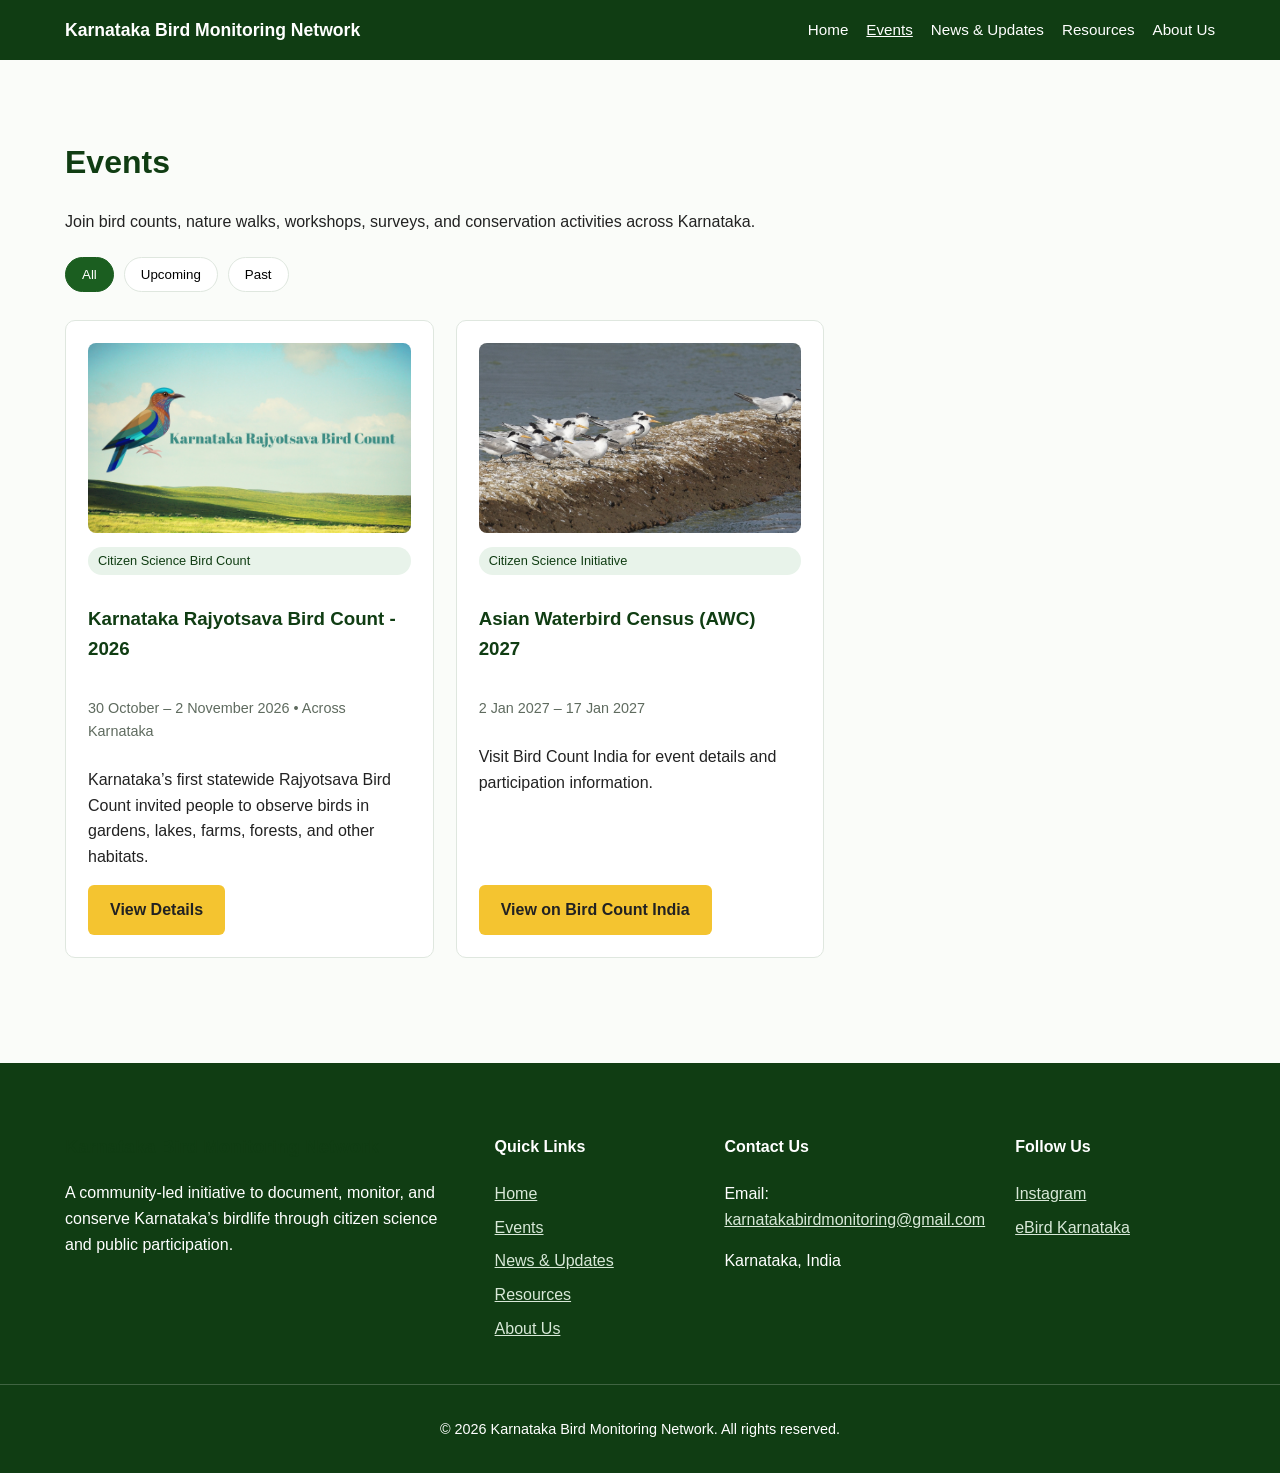
<file: events.html>
<!DOCTYPE html>
<html lang="en">
<head>
  <meta charset="UTF-8" />
  <meta name="viewport" content="width=device-width, initial-scale=1.0" />
  <title>Events | Karnataka Bird Monitoring Network</title>
  <link rel="stylesheet" href="css/style.css?v=event-card-alignment" />
</head>
<body>
  <div id="site-header"></div>

  <main class="page">
    <div class="container">
      <h1>Events</h1>
      <p>Join bird counts, nature walks, workshops, surveys, and conservation activities across Karnataka.</p>

      <div class="event-filters">
        <button class="filter-btn active" data-filter="all">All</button>
        <button class="filter-btn" data-filter="future">Upcoming</button>
        <button class="filter-btn" data-filter="past">Past</button>
      </div>

      <div id="events-container" class="event-grid"></div>
    </div>
  </main>

  <div id="site-footer"></div>

  <script src="js/layout.js"></script>
  <script src="js/event.js?v=event-location-meta"></script>
</body>
</html>
</file>
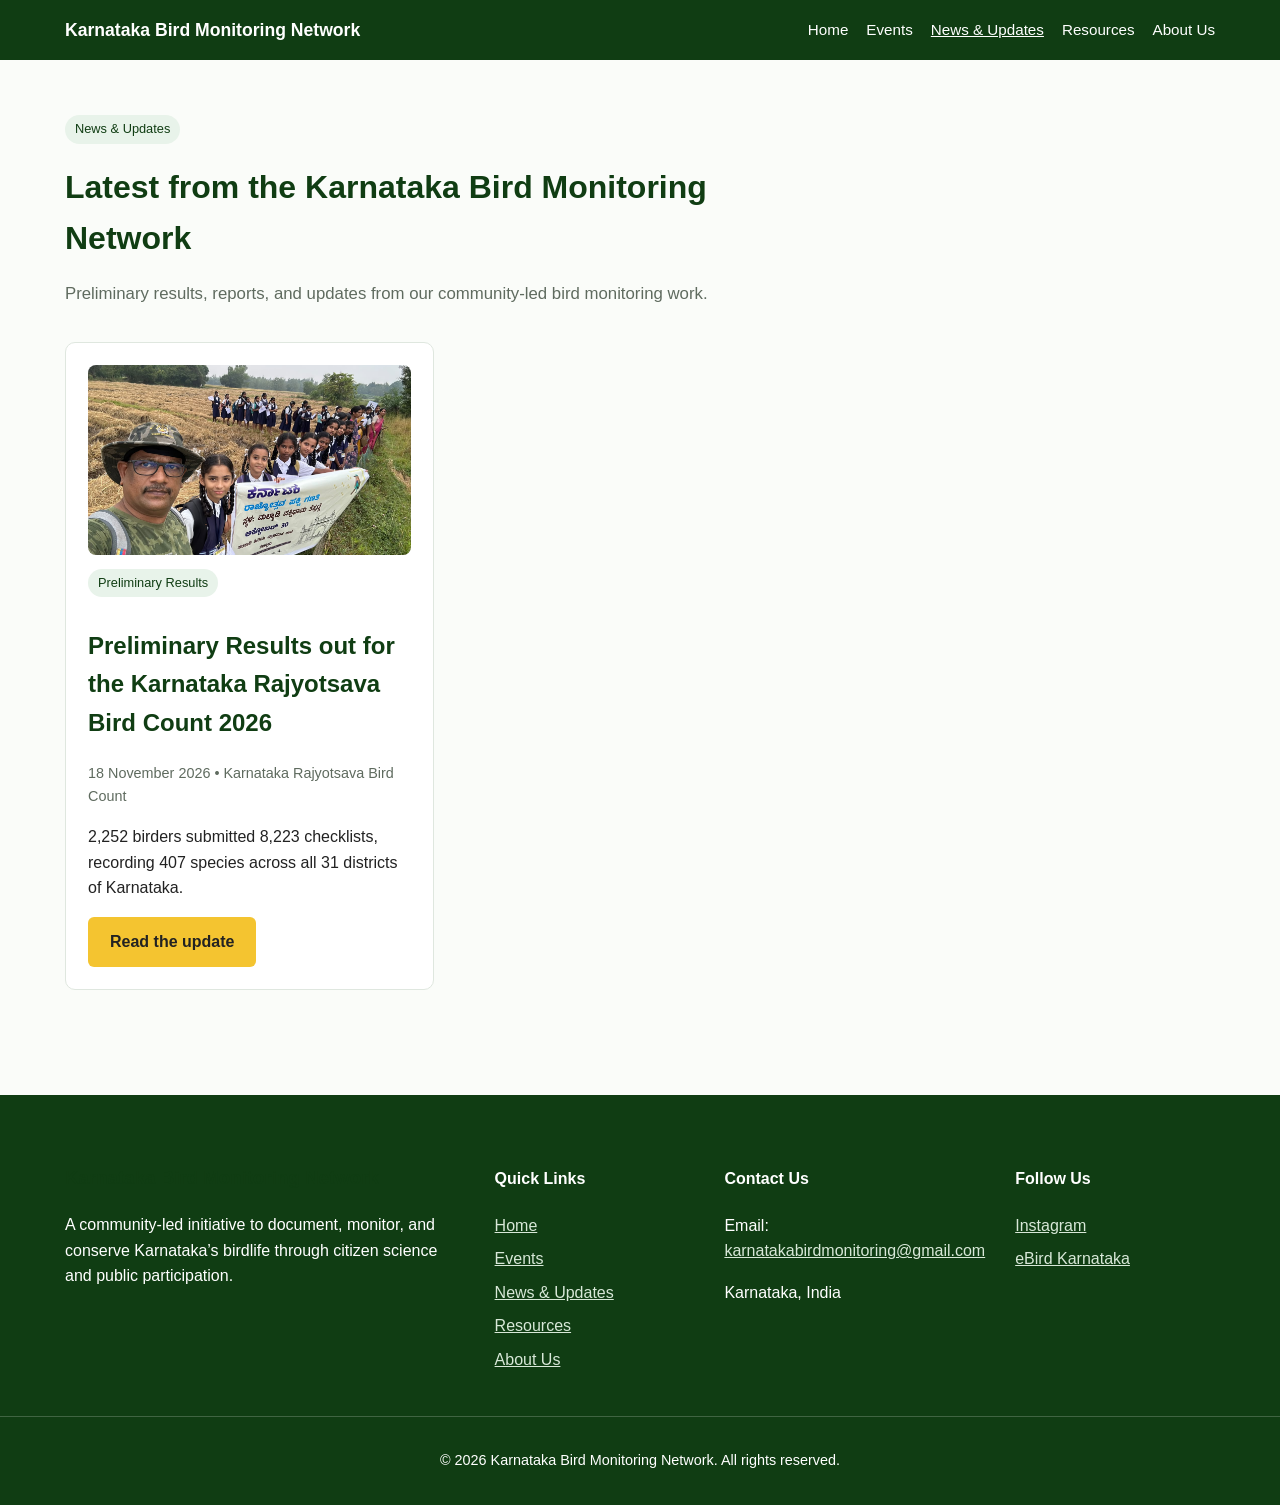
<file: news.html>
<!DOCTYPE html>
<html lang="en">
<head>
  <meta charset="UTF-8" />
  <meta name="viewport" content="width=device-width, initial-scale=1.0" />
  <title>News & Updates | Karnataka Bird Monitoring Network</title>
  <meta name="description" content="News, updates, and reports from the Karnataka Bird Monitoring Network." />
  <link rel="stylesheet" href="css/style.css" />
</head>
<body>
  <div id="site-header"></div>

  <main class="page">
    <div class="container">
      <header class="news-heading">
        <span class="tag">News & Updates</span>
        <h1>Latest from the Karnataka Bird Monitoring Network</h1>
        <p>Preliminary results, reports, and updates from our community-led bird monitoring work.</p>
      </header>

      <div class="news-grid">
        <article class="news-card">
          <img src="events/karnataka-rajyotsava-bird-count-2026/images/walk1.jpg" alt="Participants at the Karnataka Rajyotsava Bird Count" loading="lazy" />
          <span class="tag">Preliminary Results</span>
          <h2>Preliminary Results out for the Karnataka Rajyotsava Bird Count 2026</h2>
          <p class="news-meta">18 November 2026 • Karnataka Rajyotsava Bird Count</p>
          <p>2,252 birders submitted 8,223 checklists, recording 407 species across all 31 districts of Karnataka.</p>
          <a class="btn" href="news/krbc-preliminary-results.html">Read the update</a>
        </article>
      </div>
    </div>
  </main>

  <div id="site-footer"></div>

  <script src="js/layout.js"></script>
</body>
</html>
</file>
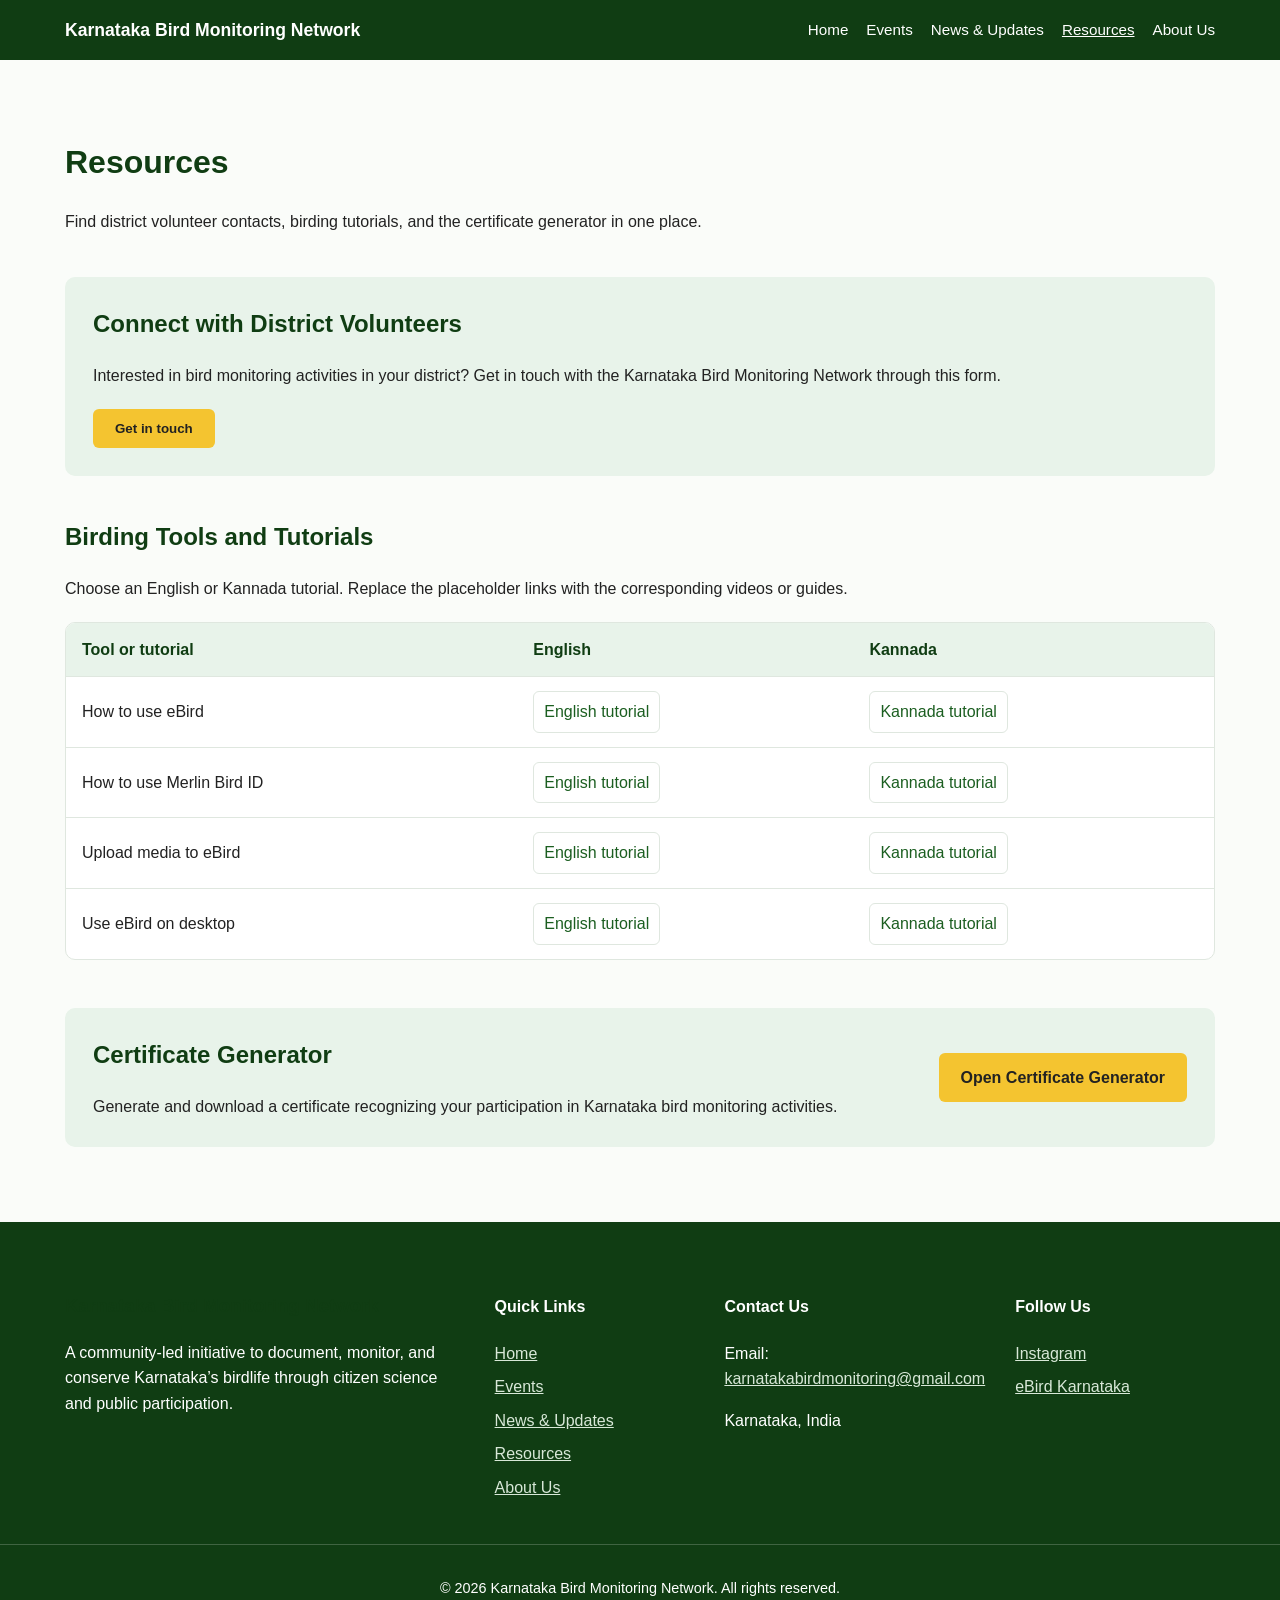
<file: resources.html>
<!DOCTYPE html>
<html lang="en">
<head>
  <meta charset="UTF-8" />
  <meta name="viewport" content="width=device-width, initial-scale=1.0" />
  <title>Resources | Karnataka Bird Monitoring Network</title>
  <link rel="stylesheet" href="css/style.css" />
</head>
<body>
  <div id="site-header"></div>

  <main class="page">
    <div class="container">
      <h1>Resources</h1>
      <p>Find district volunteer contacts, birding tutorials, and the certificate generator in one place.</p>

      <section class="resource-section resource-contact" aria-labelledby="district-volunteers-heading">
        <h2 id="district-volunteers-heading">Connect with District Volunteers</h2>
        <p>Interested in bird monitoring activities in your district? Get in touch with the Karnataka Bird Monitoring Network through this form.</p>
        <button class="btn" type="button" id="open-contact-form">Get in touch</button>
      </section>

      <section class="resource-section" aria-labelledby="tutorials-heading">
        <h2 id="tutorials-heading">Birding Tools and Tutorials</h2>
        <p>Choose an English or Kannada tutorial. Replace the placeholder links with the corresponding videos or guides.</p>
        <div class="resource-table-wrap">
          <table class="resource-table tutorial-table">
            <thead>
              <tr>
                <th scope="col">Tool or tutorial</th>
                <th scope="col">English</th>
                <th scope="col">Kannada</th>
              </tr>
            </thead>
            <tbody>
              <tr>
                <th scope="row">How to use eBird</th>
                <td><a href="#" class="tutorial-link">English tutorial</a></td>
                <td><a href="#" class="tutorial-link">Kannada tutorial</a></td>
              </tr>
              <tr>
                <th scope="row">How to use Merlin Bird ID</th>
                <td><a href="#" class="tutorial-link">English tutorial</a></td>
                <td><a href="#" class="tutorial-link">Kannada tutorial</a></td>
              </tr>
              <tr>
                <th scope="row">Upload media to eBird</th>
                <td><a href="#" class="tutorial-link">English tutorial</a></td>
                <td><a href="#" class="tutorial-link">Kannada tutorial</a></td>
              </tr>
              <tr>
                <th scope="row">Use eBird on desktop</th>
                <td><a href="#" class="tutorial-link">English tutorial</a></td>
                <td><a href="#" class="tutorial-link">Kannada tutorial</a></td>
              </tr>
            </tbody>
          </table>
        </div>
      </section>

      <section class="certificate-cta" aria-labelledby="certificate-heading">
        <div>
          <h2 id="certificate-heading">Certificate Generator</h2>
          <p>Generate and download a certificate recognizing your participation in Karnataka bird monitoring activities.</p>
        </div>
        <a class="btn" href="#" id="certificate-generator-link">Open Certificate Generator</a>
      </section>
    </div>
  </main>

  <dialog class="resource-modal" id="contact-form-modal" aria-labelledby="contact-form-heading">
    <div class="resource-modal-header">
      <h2 id="contact-form-heading">Get in touch</h2>
      <button class="resource-modal-close" type="button" aria-label="Close contact form" id="close-contact-form">&times;</button>
    </div>
    <iframe
      title="Karnataka Bird Monitoring Network contact form"
      src="https://docs.google.com/forms/d/e/1FAIpQLSffwemOUxfXfrfMz1SG_OTIohr7bWolZzYdhhIMS3rFxR08Rg/viewform?embedded=true"
      width="640"
      height="2221"
      frameborder="0"
      marginheight="0"
      marginwidth="0"
      loading="lazy"
    >Loading…</iframe>
  </dialog>

  <div id="site-footer"></div>

  <script src="js/layout.js"></script>
  <script src="js/resources.js"></script>
</body>
</html>
</file>
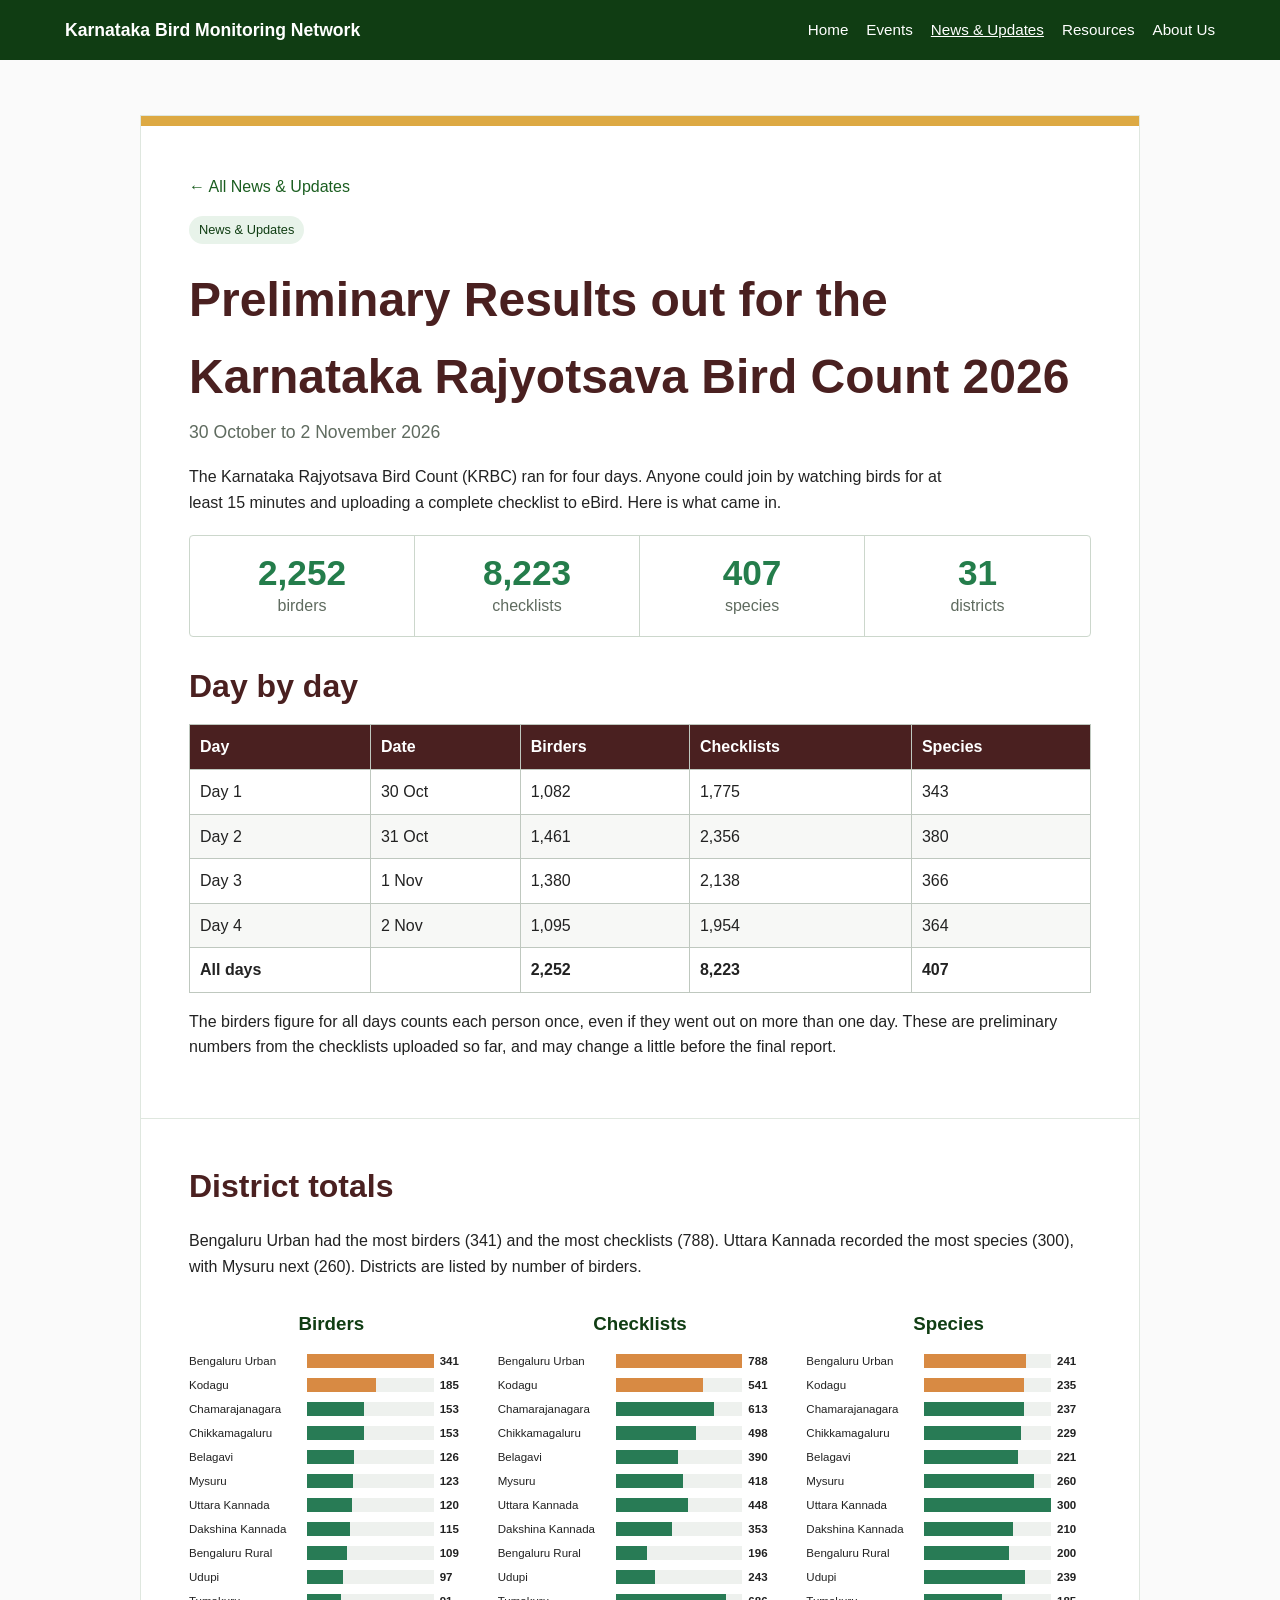
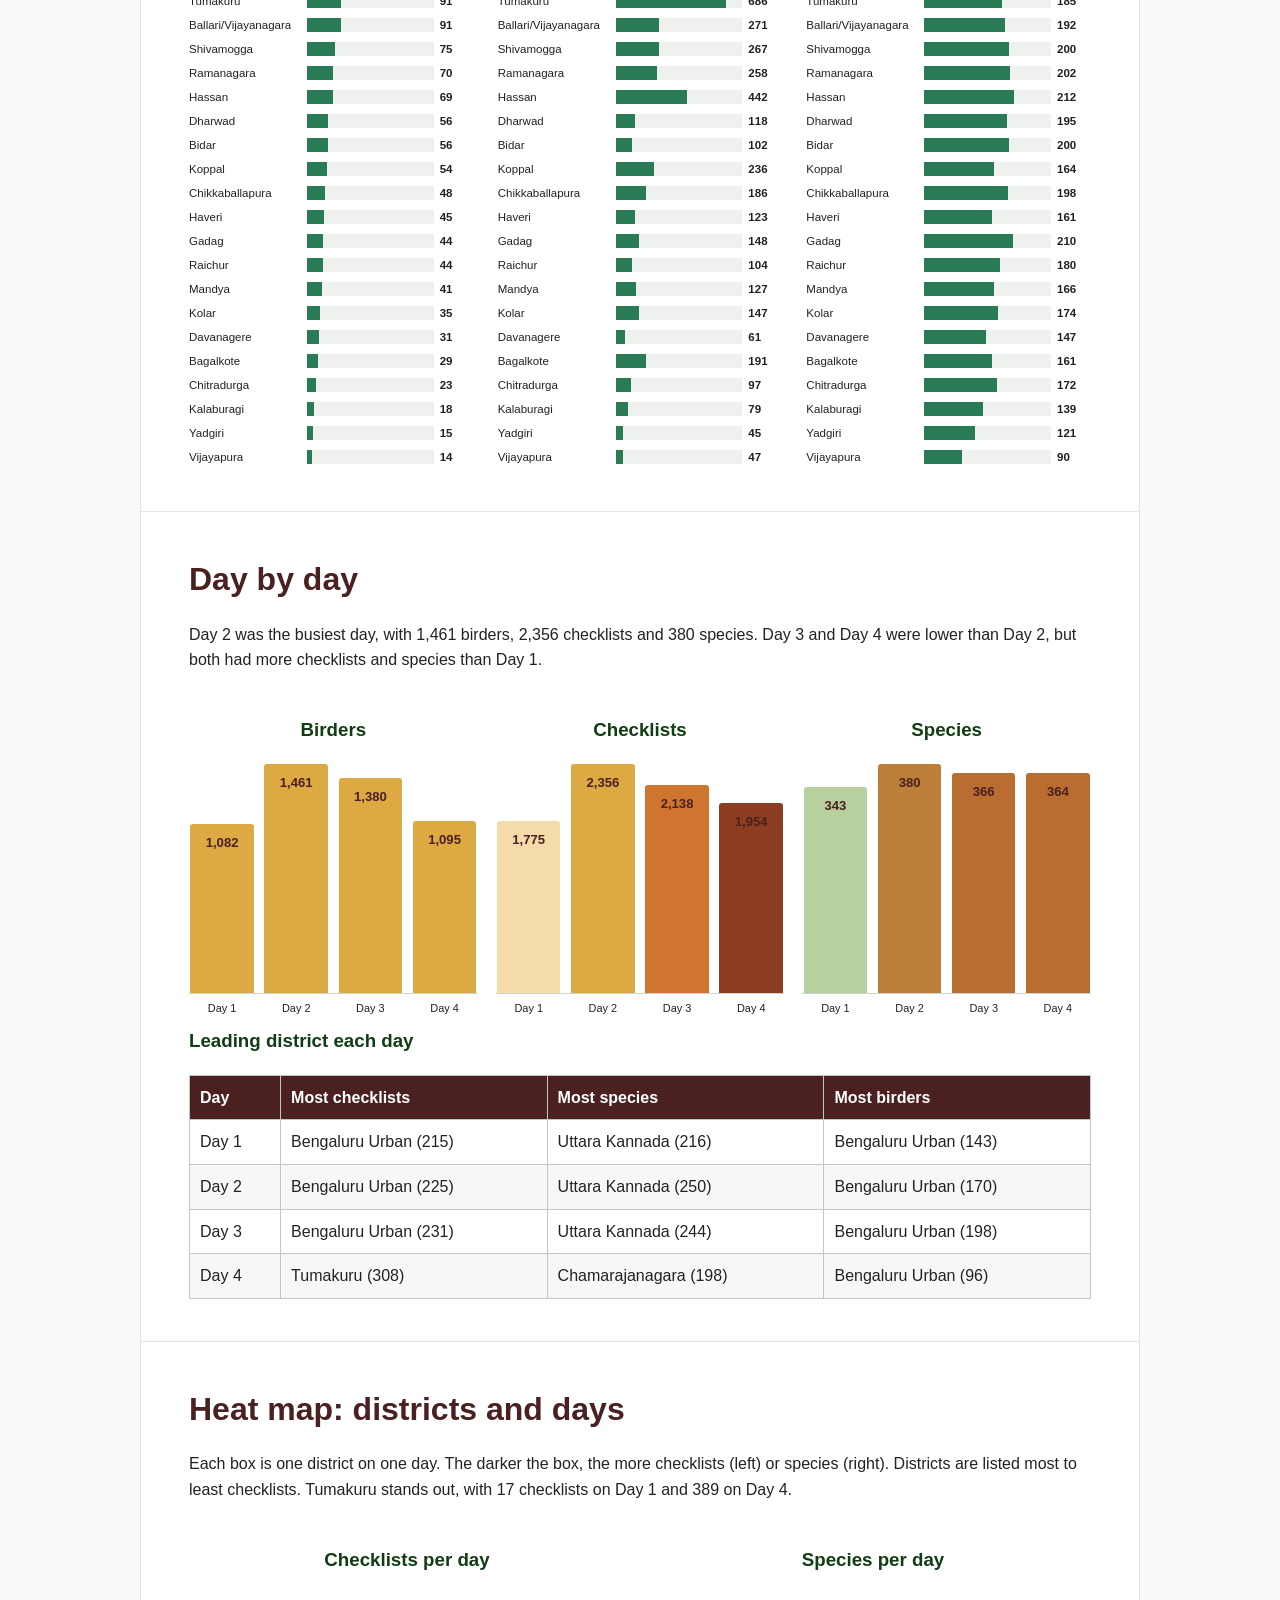
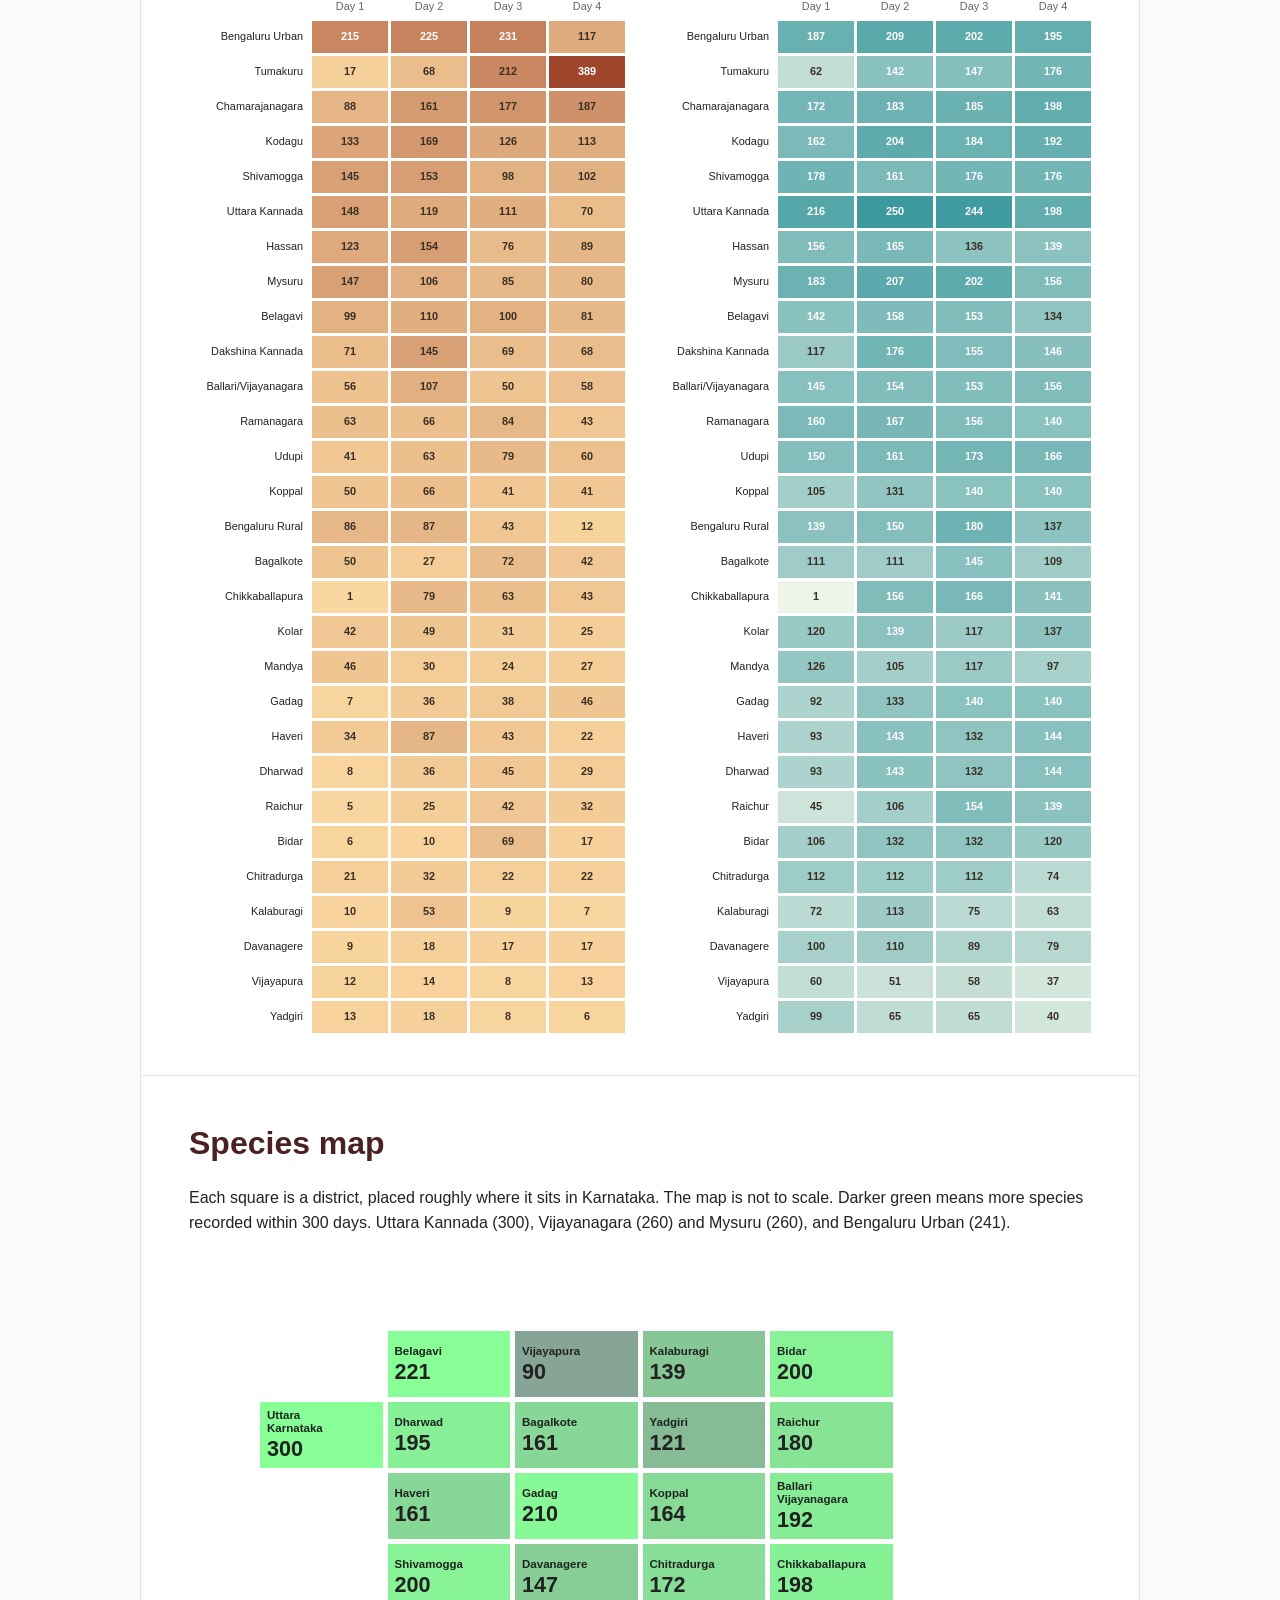
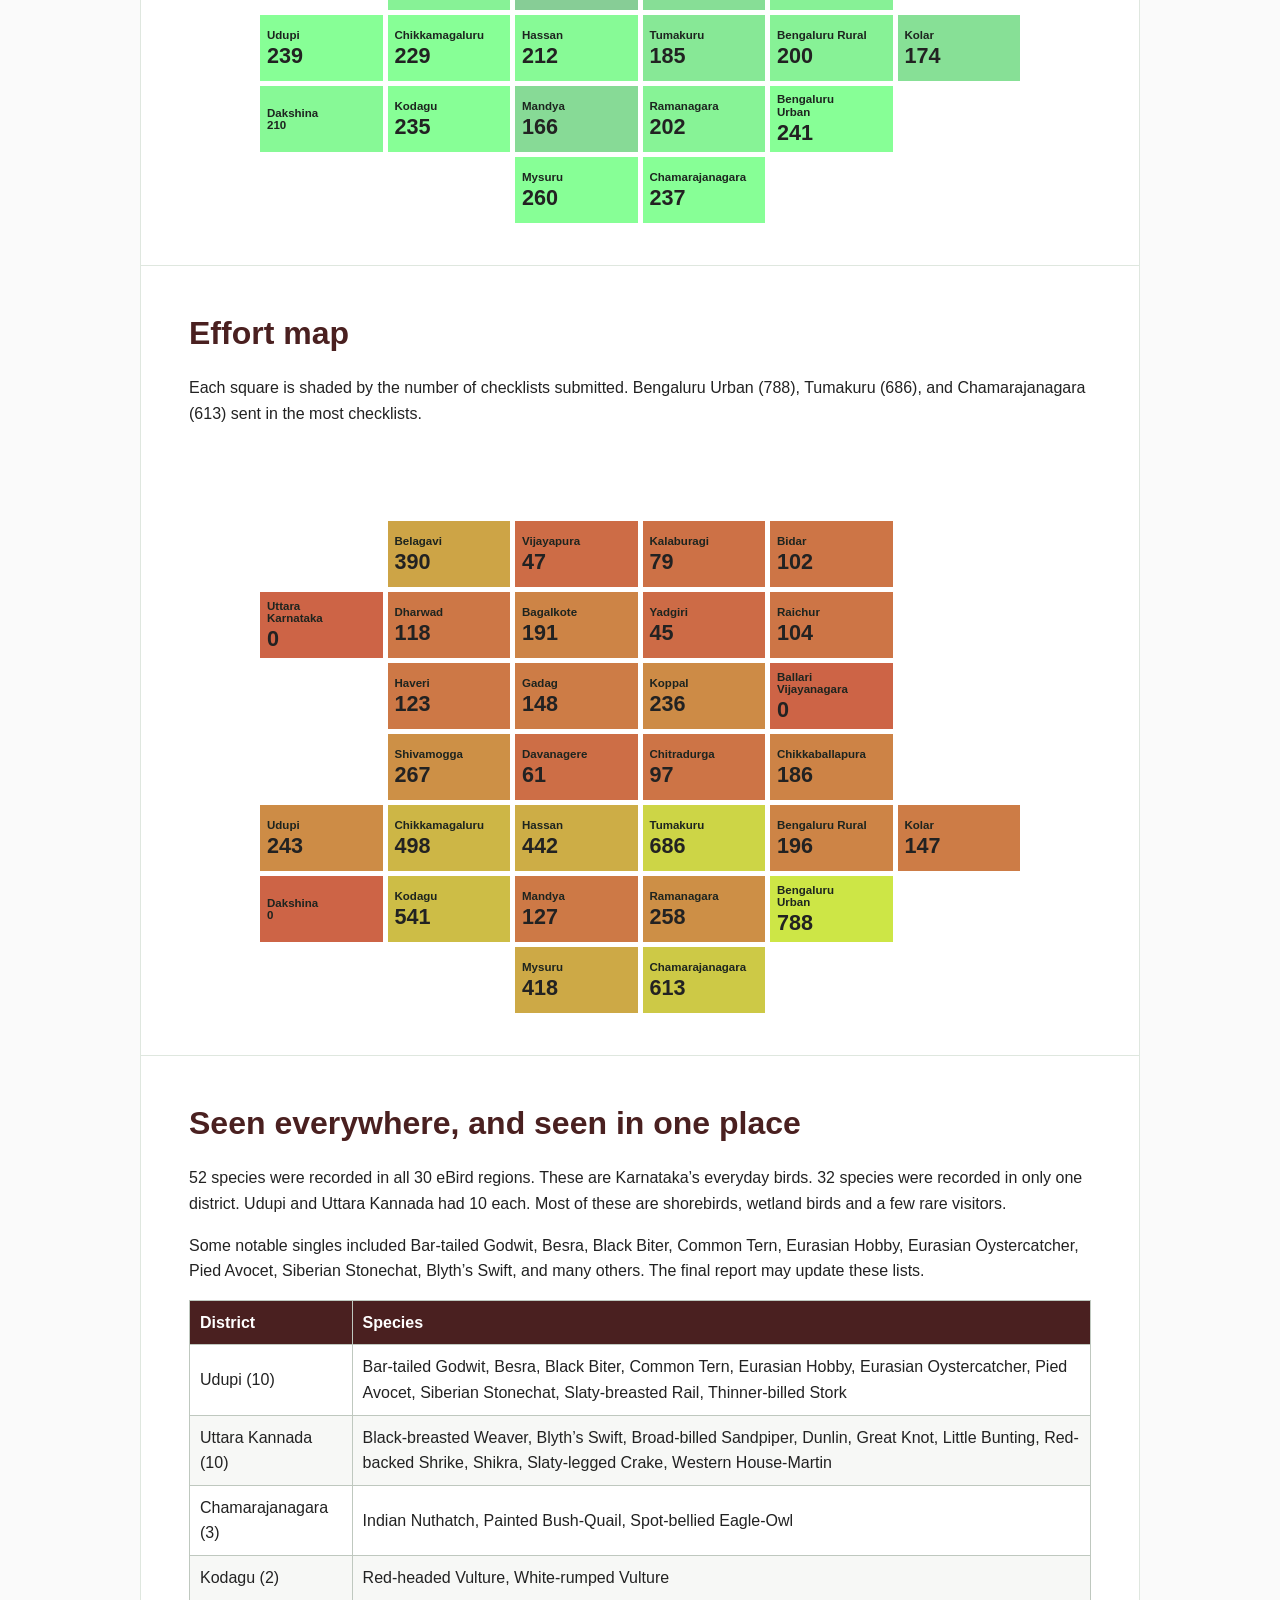
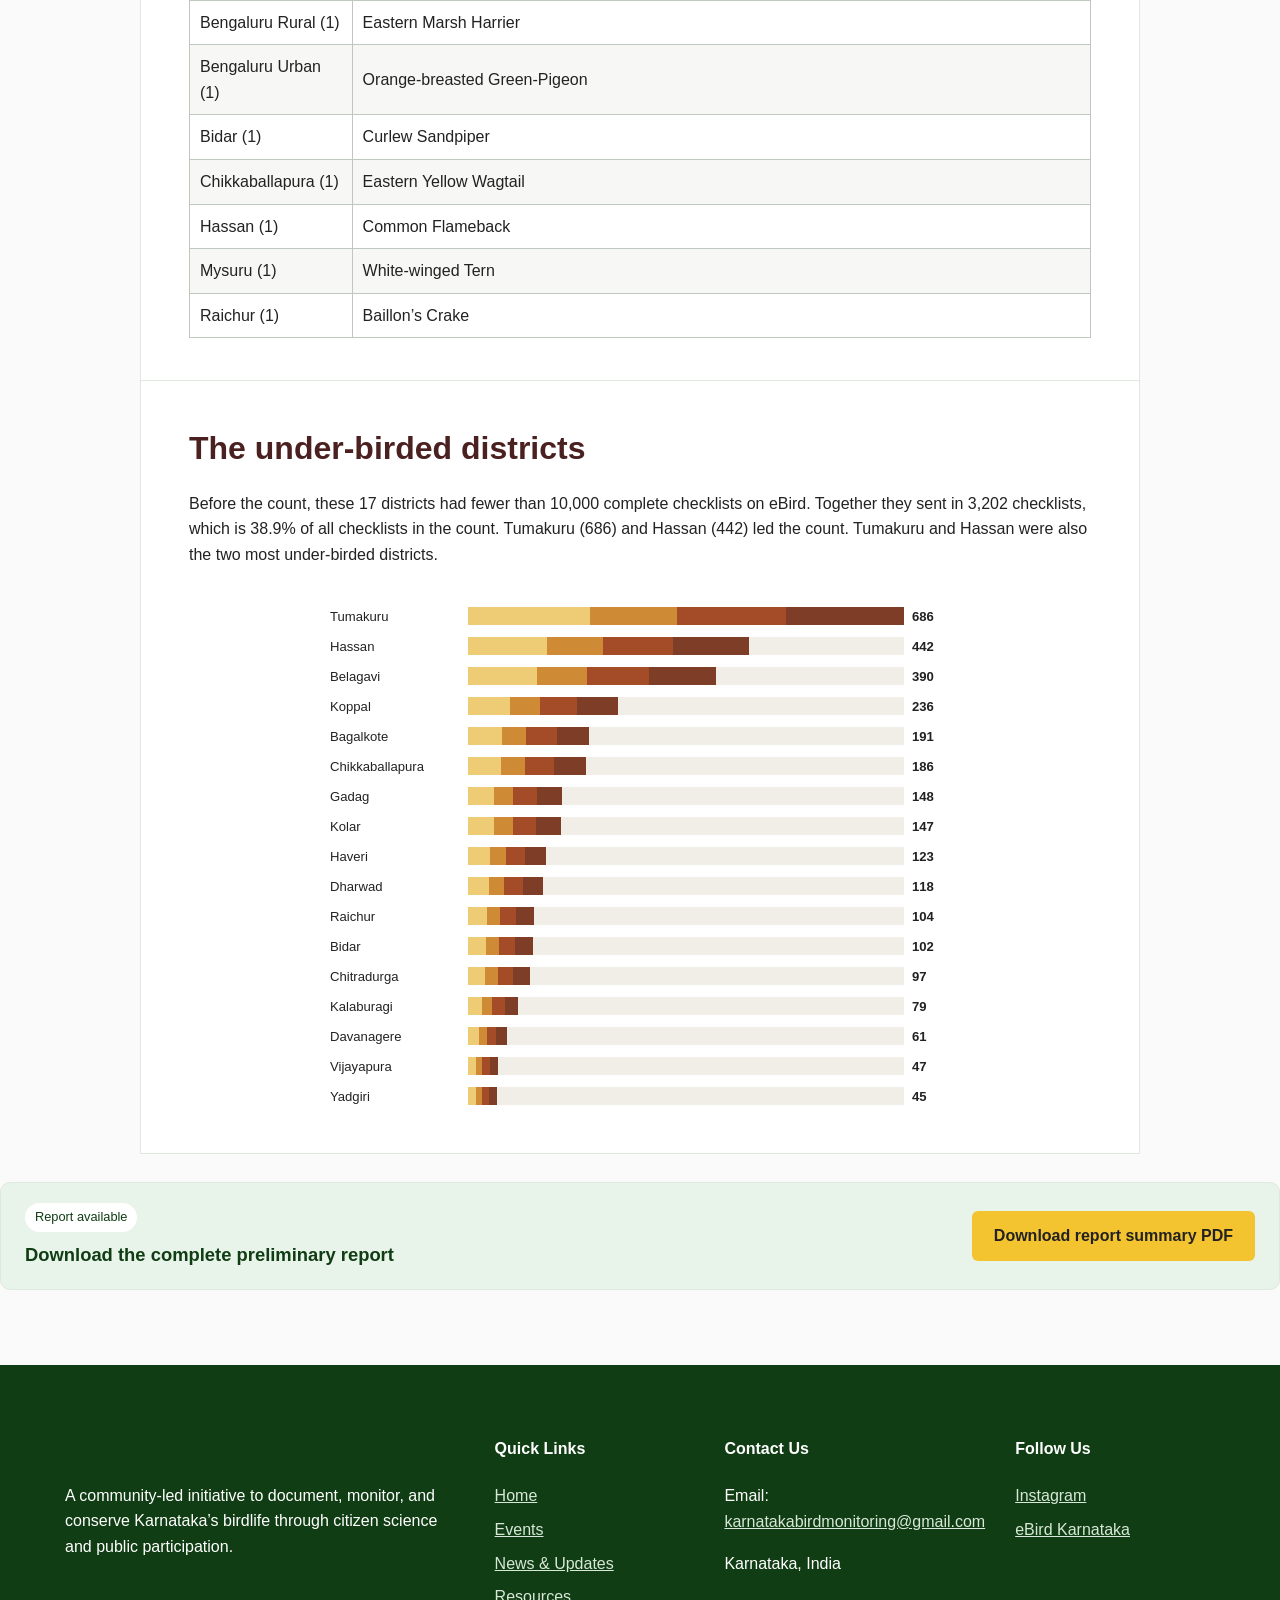
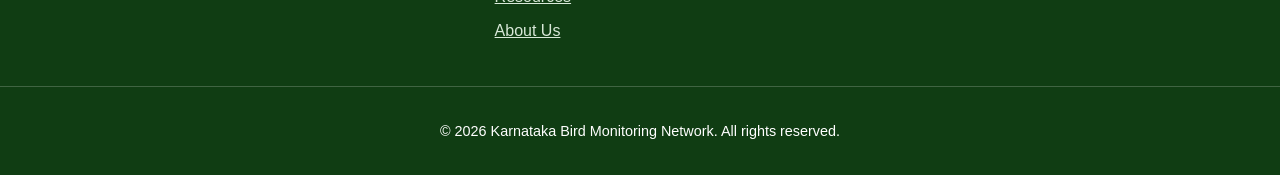
<file: news/krbc-preliminary-results.html>
<!DOCTYPE html>
<html lang="en">
<head>
  <meta charset="UTF-8" />
  <meta name="viewport" content="width=device-width, initial-scale=1.0" />
  <title>KRBC Preliminary Results | Karnataka Bird Monitoring Network</title>
  <link rel="stylesheet" href="../css/style.css" />
</head>
<body>
  <div id="site-header"></div>

  <main class="report-page">
    <article class="preliminary-report">
      <section class="report-sheet report-cover">
        <div class="report-topline"></div>
        <header class="report-header">
          <a class="report-back-link" href="../news.html">← All News & Updates</a>
          <span class="tag">News & Updates</span>
          <h1>Preliminary Results out for the Karnataka Rajyotsava Bird Count 2026</h1>
          <p class="report-subtitle">30 October to 2 November 2026</p>
        </header>

        <p class="report-lead">The Karnataka Rajyotsava Bird Count (KRBC) ran for four days. Anyone could join by watching birds for at least 15 minutes and uploading a complete checklist to eBird. Here is what came in.</p>

        <div class="report-stats">
          <div><strong>2,252</strong><span>birders</span></div>
          <div><strong>8,223</strong><span>checklists</span></div>
          <div><strong>407</strong><span>species</span></div>
          <div><strong>31</strong><span>districts</span></div>
        </div>

        <h2>Day by day</h2>
        <div class="report-table-wrap">
          <table class="report-table">
            <thead><tr><th>Day</th><th>Date</th><th>Birders</th><th>Checklists</th><th>Species</th></tr></thead>
            <tbody>
              <tr><td>Day 1</td><td>30 Oct</td><td>1,082</td><td>1,775</td><td>343</td></tr>
              <tr><td>Day 2</td><td>31 Oct</td><td>1,461</td><td>2,356</td><td>380</td></tr>
              <tr><td>Day 3</td><td>1 Nov</td><td>1,380</td><td>2,138</td><td>366</td></tr>
              <tr><td>Day 4</td><td>2 Nov</td><td>1,095</td><td>1,954</td><td>364</td></tr>
              <tr class="report-total"><td>All days</td><td></td><td>2,252</td><td>8,223</td><td>407</td></tr>
            </tbody>
          </table>
        </div>
        <p class="report-note">The birders figure for all days counts each person once, even if they went out on more than one day. These are preliminary numbers from the checklists uploaded so far, and may change a little before the final report.</p>
      </section>

      <section class="report-sheet">
        <h2>District totals</h2>
        <p>Bengaluru Urban had the most birders (341) and the most checklists (788). Uttara Kannada recorded the most species (300), with Mysuru next (260). Districts are listed by number of birders.</p>
        <div class="district-totals">
          <div class="district-chart"><h3>Birders</h3><div class="bar-list" data-bars="birders"></div></div>
          <div class="district-chart"><h3>Checklists</h3><div class="bar-list" data-bars="checklists"></div></div>
          <div class="district-chart"><h3>Species</h3><div class="bar-list" data-bars="species"></div></div>
        </div>
      </section>

      <section class="report-sheet">
        <h2>Day by day</h2>
        <p>Day 2 was the busiest day, with 1,461 birders, 2,356 checklists and 380 species. Day 3 and Day 4 were lower than Day 2, but both had more checklists and species than Day 1.</p>
        <div class="day-metrics">
          <div><h3>Birders</h3><div class="day-bars"><span style="--h:74%"><b>1,082</b><small>Day 1</small></span><span style="--h:100%"><b>1,461</b><small>Day 2</small></span><span style="--h:94%"><b>1,380</b><small>Day 3</small></span><span style="--h:75%"><b>1,095</b><small>Day 4</small></span></div></div>
          <div><h3>Checklists</h3><div class="day-bars orange"><span style="--h:75%"><b>1,775</b><small>Day 1</small></span><span style="--h:100%"><b>2,356</b><small>Day 2</small></span><span style="--h:91%"><b>2,138</b><small>Day 3</small></span><span style="--h:83%"><b>1,954</b><small>Day 4</small></span></div></div>
          <div><h3>Species</h3><div class="day-bars green"><span style="--h:90%"><b>343</b><small>Day 1</small></span><span style="--h:100%"><b>380</b><small>Day 2</small></span><span style="--h:96%"><b>366</b><small>Day 3</small></span><span style="--h:96%"><b>364</b><small>Day 4</small></span></div></div>
        </div>
        <h3>Leading district each day</h3>
        <div class="report-table-wrap"><table class="report-table"><thead><tr><th>Day</th><th>Most checklists</th><th>Most species</th><th>Most birders</th></tr></thead><tbody><tr><td>Day 1</td><td>Bengaluru Urban (215)</td><td>Uttara Kannada (216)</td><td>Bengaluru Urban (143)</td></tr><tr><td>Day 2</td><td>Bengaluru Urban (225)</td><td>Uttara Kannada (250)</td><td>Bengaluru Urban (170)</td></tr><tr><td>Day 3</td><td>Bengaluru Urban (231)</td><td>Uttara Kannada (244)</td><td>Bengaluru Urban (198)</td></tr><tr><td>Day 4</td><td>Tumakuru (308)</td><td>Chamarajanagara (198)</td><td>Bengaluru Urban (96)</td></tr></tbody></table></div>
      </section>

      <section class="report-sheet">
        <h2>Heat map: districts and days</h2>
        <p>Each box is one district on one day. The darker the box, the more checklists (left) or species (right). Districts are listed most to least checklists. Tumakuru stands out, with 17 checklists on Day 1 and 389 on Day 4.</p>
        <div class="heatmap-intro">
          <div class="heatmap-block">
            <h3>Checklists per day</h3>
            <div class="heatmap-grid" id="checklist-heatmap"></div>
          </div>
          <div class="heatmap-block">
            <h3>Species per day</h3>
            <div class="heatmap-grid" id="species-heatmap"></div>
          </div>
        </div>
      </section>

      <section class="report-sheet">
        <h2>Species map</h2>
        <p>Each square is a district, placed roughly where it sits in Karnataka. The map is not to scale. Darker green means more species recorded within 300 days. Uttara Kannada (300), Vijayanagara (260) and Mysuru (260), and Bengaluru Urban (241).</p>
        <div class="district-map species-map" id="species-map"></div>
      </section>

      <section class="report-sheet">
        <h2>Effort map</h2>
        <p>Each square is shaded by the number of checklists submitted. Bengaluru Urban (788), Tumakuru (686), and Chamarajanagara (613) sent in the most checklists.</p>
        <div class="district-map effort-map" id="effort-map"></div>
      </section>

      <section class="report-sheet">
        <h2>Seen everywhere, and seen in one place</h2>
        <p>52 species were recorded in all 30 eBird regions. These are Karnataka’s everyday birds. 32 species were recorded in only one district. Udupi and Uttara Kannada had 10 each. Most of these are shorebirds, wetland birds and a few rare visitors.</p>
        <p>Some notable singles included Bar-tailed Godwit, Besra, Black Biter, Common Tern, Eurasian Hobby, Eurasian Oystercatcher, Pied Avocet, Siberian Stonechat, Blyth’s Swift, and many others. The final report may update these lists.</p>
        <div class="report-table-wrap"><table class="report-table"><thead><tr><th>District</th><th>Species</th></tr></thead><tbody><tr><td>Udupi (10)</td><td>Bar-tailed Godwit, Besra, Black Biter, Common Tern, Eurasian Hobby, Eurasian Oystercatcher, Pied Avocet, Siberian Stonechat, Slaty-breasted Rail, Thinner-billed Stork</td></tr><tr><td>Uttara Kannada (10)</td><td>Black-breasted Weaver, Blyth’s Swift, Broad-billed Sandpiper, Dunlin, Great Knot, Little Bunting, Red-backed Shrike, Shikra, Slaty-legged Crake, Western House-Martin</td></tr><tr><td>Chamarajanagara (3)</td><td>Indian Nuthatch, Painted Bush-Quail, Spot-bellied Eagle-Owl</td></tr><tr><td>Kodagu (2)</td><td>Red-headed Vulture, White-rumped Vulture</td></tr><tr><td>Bengaluru Rural (1)</td><td>Eastern Marsh Harrier</td></tr><tr><td>Bengaluru Urban (1)</td><td>Orange-breasted Green-Pigeon</td></tr><tr><td>Bidar (1)</td><td>Curlew Sandpiper</td></tr><tr><td>Chikkaballapura (1)</td><td>Eastern Yellow Wagtail</td></tr><tr><td>Hassan (1)</td><td>Common Flameback</td></tr><tr><td>Mysuru (1)</td><td>White-winged Tern</td></tr><tr><td>Raichur (1)</td><td>Baillon’s Crake</td></tr></tbody></table></div>
      </section>

      <section class="report-sheet">
        <h2>The under-birded districts</h2>
        <p>Before the count, these 17 districts had fewer than 10,000 complete checklists on eBird. Together they sent in 3,202 checklists, which is 38.9% of all checklists in the count. Tumakuru (686) and Hassan (442) led the count. Tumakuru and Hassan were also the two most under-birded districts.</p>
        <div class="underbirded-bars" id="underbirded-bars"></div>
      </section>
    </article>

    <aside class="report-banner" aria-label="Download report summary">
      <div><span class="tag">Report available</span><h2>Download the complete preliminary report</h2></div>
      <a class="btn" href="../reports/KRBC_2026_preliminary_results.pdf" download>Download report summary PDF</a>
    </aside>
  </main>

  <div id="site-footer"></div>

  <script src="../js/layout.js"></script>
  <script>
    const districtTotals = [
      ["Bengaluru Urban",341,788,241],["Kodagu",185,541,235],["Chamarajanagara",153,613,237],
      ["Chikkamagaluru",153,498,229],["Belagavi",126,390,221],["Mysuru",123,418,260],
      ["Uttara Kannada",120,448,300],["Dakshina Kannada",115,353,210],["Bengaluru Rural",109,196,200],
      ["Udupi",97,243,239],["Tumakuru",91,686,185],["Ballari/Vijayanagara",91,271,192],
      ["Shivamogga",75,267,200],["Ramanagara",70,258,202],["Hassan",69,442,212],
      ["Dharwad",56,118,195],["Bidar",56,102,200],["Koppal",54,236,164],
      ["Chikkaballapura",48,186,198],["Haveri",45,123,161],["Gadag",44,148,210],
      ["Raichur",44,104,180],["Mandya",41,127,166],["Kolar",35,147,174],
      ["Davanagere",31,61,147],["Bagalkote",29,191,161],["Chitradurga",23,97,172],
      ["Kalaburagi",18,79,139],["Yadgiri",15,45,121],["Vijayapura",14,47,90]
    ];

    districtTotals.forEach(([name, birders, checklists, species]) => {
      [
        ["birders", birders, 341],
        ["checklists", checklists, 788],
        ["species", species, 300]
      ].forEach(([key, value, max]) => {
        const container = document.querySelector(`[data-bars="${key}"]`);
        if (!container) return;
        container.insertAdjacentHTML("beforeend",
          `<div class="bar-row"><span>${name}</span><div class="bar-track"><div class="bar-fill" style="width:${value / max * 100}%"></div></div><b>${value}</b></div>`
        );
      });
    });

    const heatData = {
      "Bengaluru Urban":[215,225,231,117],"Tumakuru":[17,68,212,389],"Chamarajanagara":[88,161,177,187],
      "Kodagu":[133,169,126,113],"Shivamogga":[145,153,98,102],"Uttara Kannada":[148,119,111,70],
      "Hassan":[123,154,76,89],"Mysuru":[147,106,85,80],"Belagavi":[99,110,100,81],
      "Dakshina Kannada":[71,145,69,68],"Ballari/Vijayanagara":[56,107,50,58],"Shivamogga":[145,153,98,102],
      "Ramanagara":[63,66,84,43],"Udupi":[41,63,79,60],"Koppal":[50,66,41,41],
      "Bengaluru Rural":[86,87,43,12],"Bagalkote":[50,27,72,42],"Chikkaballapura":[1,79,63,43],
      "Kolar":[42,49,31,25],"Mandya":[46,30,24,27],"Gadag":[7,36,38,46],
      "Haveri":[34,87,43,22],"Dharwad":[8,36,45,29],"Raichur":[5,25,42,32],
      "Bidar":[6,10,69,17],"Chitradurga":[21,32,22,22],"Kalaburagi":[10,53,9,7],
      "Davanagere":[9,18,17,17],"Vijayapura":[12,14,8,13],"Yadgiri":[13,18,8,6]
    };
    const heatNames = Object.keys(heatData);
    const speciesHeat = {
      "Bengaluru Urban":[187,209,202,195],"Tumakuru":[62,142,147,176],"Chamarajanagara":[172,183,185,198],
      "Kodagu":[162,204,184,192],"Shivamogga":[178,161,176,176],"Uttara Kannada":[216,250,244,198],
      "Hassan":[156,165,136,139],"Mysuru":[183,207,202,156],"Belagavi":[142,158,153,134],
      "Dakshina Kannada":[117,176,155,146],"Ballari/Vijayanagara":[145,154,153,156],"Ramanagara":[160,167,156,140],
      "Udupi":[150,161,173,166],"Koppal":[105,131,140,140],"Bengaluru Rural":[139,150,180,137],
      "Bagalkote":[111,111,145,109],"Chikkaballapura":[1,156,166,141],"Kolar":[120,139,117,137],
      "Mandya":[126,105,117,97],"Gadag":[92,133,140,140],"Haveri":[93,143,132,144],
      "Dharwad":[93,143,132,144],"Raichur":[45,106,154,139],"Bidar":[106,132,132,120],
      "Chitradurga":[112,112,112,74],"Kalaburagi":[72,113,75,63],"Davanagere":[100,110,89,79],
      "Vijayapura":[60,51,58,37],"Yadgiri":[99,65,65,40]
    };

    function renderHeatmap(containerId, data, species) {
      const container = document.getElementById(containerId);
      if (!container) return;
      container.insertAdjacentHTML("beforeend", '<div></div><div class="heatmap-head">Day 1</div><div class="heatmap-head">Day 2</div><div class="heatmap-head">Day 3</div><div class="heatmap-head">Day 4</div>');
      const allValues = Object.values(data).flat();
      const max = Math.max(...allValues);
      heatNames.forEach(name => {
        container.insertAdjacentHTML("beforeend", `<div class="heatmap-name">${name}</div>`);
        data[name].forEach(value => {
          const intensity = value / max;
          const color = species
            ? `rgb(${Math.round(238 - intensity * 178)},${Math.round(244 - intensity * 90)},${Math.round(232 - intensity * 73)})`
            : `rgb(${Math.round(250 - intensity * 90)},${Math.round(215 - intensity * 145)},${Math.round(160 - intensity * 115)})`;
          container.insertAdjacentHTML("beforeend", `<div class="heatmap-cell" style="background:${color};color:${intensity > 0.55 ? '#fff' : '#3a3026'}">${value}</div>`);
        });
      });
    }
    renderHeatmap("checklist-heatmap", heatData, false);
    renderHeatmap("species-heatmap", speciesHeat, true);

    const positions = [
      [1,2,"Belagavi",221],[2,2,"Vijayapura",90],[3,2,"Kalaburagi",139],[4,2,"Bidar",200],
      [0,3,"Uttara<br>Karnataka",300],[1,3,"Dharwad",195],[2,3,"Bagalkote",161],[3,3,"Yadgiri",121],[4,3,"Raichur",180],
      [1,4,"Haveri",161],[2,4,"Gadag",210],[3,4,"Koppal",164],[4,4,"Ballari<br>Vijayanagara",192],
      [1,5,"Shivamogga",200],[2,5,"Davanagere",147],[3,5,"Chitradurga",172],[4,5,"Chikkaballapura",198],
      [0,6,"Udupi",239],[1,6,"Chikkamagaluru",229],[2,6,"Hassan",212],[3,6,"Tumakuru",185],[4,6,"Bengaluru Rural",200],[5,6,"Kolar",174],
      [0,7,"Dakshina<brKannada",210],[1,7,"Kodagu",235],[2,7,"Mandya",166],[3,7,"Ramanagara",202],[4,7,"Bengaluru<br>Urban",241],
      [2,8,"Mysuru",260],[3,8,"Chamarajanagara",237]
    ];
    const effort = {
      "Belagavi":390,"Vijayapura":47,"Kalaburagi":79,"Bidar":102,"Uttara Kannada":448,"Dharwad":118,"Bagalkote":191,"Yadgiri":45,"Raichur":104,
      "Haveri":123,"Gadag":148,"Koppal":236,"Ballari":271,"Shivamogga":267,"Davanagere":61,"Chitradurga":97,"Chikkaballapura":186,
      "Udupi":243,"Chikkamagaluru":498,"Hassan":442,"Tumakuru":686,"Bengaluru Rural":196,"Kolar":147,"Dakshina Kannada":353,"Kodagu":541,
      "Mandya":127,"Ramanagara":258,"Bengaluru Urban":788,"Mysuru":418,"Chamarajanagara":613
    };
    function renderMap(containerId, values, species) {
      const container = document.getElementById(containerId);
      if (!container) return;
      positions.forEach(([col,row,name,value]) => {
        const numeric = species ? value : (effort[name.replace("<br>"," ").replace("<br />","")] || effort[name] || 0);
        const shade = species ? 165 + (numeric - 90) * 0.7 : 100 + numeric / 788 * 130;
        container.insertAdjacentHTML("beforeend",
          `<div class="map-cell" style="grid-column:${col+1};grid-row:${row};background:rgb(${species ? 135 : 205},${Math.round(shade)},${species ? 150 : 70})">${name}<strong>${numeric}</strong></div>`
        );
      });
    }
    renderMap("species-map", {}, true);
    renderMap("effort-map", effort, false);

    const underbirded = [
      ["Tumakuru",686,["#edcc75","#cf8a36","#a44b27","#7d3d26"]],["Hassan",442],["Belagavi",390],
      ["Koppal",236],["Bagalkote",191],["Chikkaballapura",186],["Gadag",148],["Kolar",147],
      ["Haveri",123],["Dharwad",118],["Raichur",104],["Bidar",102],["Chitradurga",97],
      ["Kalaburagi",79],["Davanagere",61],["Vijayapura",47],["Yadgiri",45]
    ];
    const underContainer = document.getElementById("underbirded-bars");
    underbirded.forEach(([name,value]) => {
      underContainer.insertAdjacentHTML("beforeend",
        `<div class="underbirded-row"><span>${name}</span><div class="underbirded-track"><span style="width:${value/686*28}%;background:#edcc75"></span><span style="width:${value/686*20}%;background:#cf8a36"></span><span style="width:${value/686*25}%;background:#a44b27"></span><span style="width:${value/686*27}%;background:#7d3d26"></span></div><b>${value}</b></div>`
      );
    });
  </script>
</body>
</html>
</file>
<file: css/style.css>
:root {
  --green: #1b5e20;
  --green-dark: #103d13;
  --green-light: #e8f3ea;
  --text: #222;
  --muted: #5f6b5f;
  --white: #fff;
  --border: #dfe7df;
}

* {
  box-sizing: border-box;
}

body {
  margin: 0;
  font-family: Arial, Helvetica, sans-serif;
  color: var(--text);
  background: #fafcf9;
  line-height: 1.6;
}

img {
  max-width: 100%;
  display: block;
}

a {
  color: var(--green);
}

.container {
  width: min(1150px, 92%);
  margin: 0 auto;
}

.site-header {
  background: var(--green-dark);
  color: var(--white);
  padding: 16px 0;
}

.header-inner {
  display: flex;
  align-items: center;
  justify-content: space-between;
  gap: 20px;
  flex-wrap: wrap;
}

.logo {
  color: var(--white);
  font-weight: bold;
  text-decoration: none;
  font-size: 1.1rem;
}

.main-nav {
  display: flex;
  gap: 18px;
  flex-wrap: wrap;
}

.main-nav a {
  color: var(--white);
  text-decoration: none;
  font-size: 0.95rem;
}

.main-nav a.active,
.main-nav a:hover {
  text-decoration: underline;
}

.hero {
  position: relative;
  color: var(--white);
  background: var(--green-dark);
  text-align: center;
}

.hero-slide {
  display: none;
  height: clamp(460px, 35vw, 540px);
  padding: 70px 0 86px;
  background:
    linear-gradient(rgba(16, 61, 19, 0.75), rgba(16, 61, 19, 0.75)),
    url("https://images.unsplash.com/photo-1500534623283-312aade485b7?auto=format&fit=crop&w=1600&q=70") center / cover;
}

.hero-slide.is-active {
  display: grid;
  align-items: center;
}

.hero-slide[hidden] {
  display: none;
}

.hero-slide--contest {
  background: linear-gradient(120deg, #103d13, #28733a);
}

.hero h1 {
  font-size: clamp(2rem, 5vw, 3.2rem);
  margin: 0 0 16px;
  color: var(--white);
}

.hero p {
  max-width: 760px;
  margin: 0 auto 28px;
  font-size: 1.1rem;
}

.hero-actions {
  display: flex;
  gap: 14px;
  justify-content: center;
  flex-wrap: wrap;
}

.contest-mark {
  display: grid;
  width: 62px;
  height: 62px;
  place-items: center;
  margin: 0 auto 14px;
  border: 2px solid rgba(255, 255, 255, 0.8);
  border-radius: 50%;
  font-size: 0.8rem;
  font-weight: bold;
  letter-spacing: 0.05em;
}

.hero-carousel-controls {
  position: absolute;
  right: 0;
  bottom: 18px;
  left: 0;
  display: flex;
  align-items: center;
  justify-content: center;
  gap: 14px;
}

.hero-carousel-control,
.hero-carousel-indicator {
  border: 1px solid rgba(255, 255, 255, 0.8);
  background: transparent;
  color: var(--white);
  cursor: pointer;
}

.hero-carousel-control {
  display: grid;
  width: 36px;
  height: 36px;
  place-items: center;
  border-radius: 50%;
  font: inherit;
}

.hero-carousel-control:hover,
.hero-carousel-control:focus-visible,
.hero-carousel-indicator.is-active {
  background: var(--white);
  color: var(--green-dark);
}

.hero-carousel-indicators {
  display: flex;
  gap: 8px;
}

.hero-carousel-indicator {
  width: 10px;
  height: 10px;
  padding: 0;
  border-radius: 50%;
}

.btn {
  display: inline-block;
  background: #f4c430;
  color: #222;
  padding: 12px 22px;
  border-radius: 6px;
  text-decoration: none;
  font-weight: bold;
  border: none;
  cursor: pointer;
}

.btn-outline {
  background: transparent;
  color: var(--white);
  border: 2px solid var(--white);
}

.section {
  padding: 64px 0;
}

.home-page > .section {
  padding: 30px 0;
}

.home-page > .section h2:first-child {
  margin-top: 0;
}

.section.alt {
  background: var(--green-light);
}

h1,
h2,
h3 {
  color: var(--green-dark);
}

.grid {
  display: grid;
  gap: 22px;
  margin-top: 28px;
}

.grid.two {
  grid-template-columns: repeat(2, 1fr);
}

.grid.three {
  grid-template-columns: repeat(3, 1fr);
}

.grid.four {
  grid-template-columns: repeat(4, 1fr);
}

.card,
.habitat-card,
.event-card,
.news-card {
  background: var(--white);
  border: 1px solid var(--border);
  border-radius: 10px;
  padding: 22px;
}

.event-card {
  display: flex;
  flex-direction: column;
}

.event-card > .btn {
  align-self: flex-start;
  margin-top: auto;
}

.habitat-card h3 {
  margin-top: 0;
}

.event-grid,
.news-grid {
  display: grid;
  grid-template-columns: repeat(3, 1fr);
  gap: 22px;
  margin: 28px 0 30px;
}

.event-card img,
.news-card img {
  width: 100%;
  height: 190px;
  object-fit: cover;
  border-radius: 8px;
  margin-bottom: 14px;
}

.event-meta,
.news-meta {
  color: var(--muted);
  font-size: 0.9rem;
  margin-bottom: 8px;
}

.monthly-rarities-section {
  background: var(--green-light);
}

.monthly-rarities-section .tag {
  margin-bottom: 0;
  background: var(--white);
}

.rarity-carousel {
  margin-top: 20px;
}

.rarity-track {
  display: flex;
  gap: 14px;
  overflow-x: auto;
  scroll-snap-type: x mandatory;
  scroll-behavior: smooth;
  scrollbar-width: none;
  -webkit-overflow-scrolling: touch;
}

.rarity-track::-webkit-scrollbar {
  display: none;
}

.rarity-card {
  display: flex;
  min-width: 0;
  flex: 0 0 calc((100% - 28px) / 3);
  flex-direction: column;
  overflow: hidden;
  scroll-snap-align: start;
  border: 1px solid var(--border);
  border-radius: 10px;
  background: var(--white);
}

.rarity-card-image {
  display: block;
  width: 100%;
  height: 240px;
  object-fit: cover;
}

.rarity-picture-credit {
  margin: 0;
  padding: 8px 14px 0;
  color: var(--muted);
  font-size: 0.78rem;
  line-height: 1.3;
}

.rarity-card-content {
  display: flex;
  flex: 1;
  flex-direction: column;
  align-items: flex-start;
  padding: 20px;
}

.rarity-card-content h3 {
  margin: 0 0 12px;
}

.rarity-details {
  display: flex;
  flex-wrap: wrap;
  gap: 8px;
  margin: 0 0 12px;
}

.rarity-detail-tag {
  display: inline-flex;
  align-items: center;
  gap: 6px;
  padding: 6px 10px;
  border-radius: 999px;
  background: var(--green-light);
  font-size: 0.85rem;
}

.rarity-details dt {
  color: var(--muted);
  font-weight: bold;
}

.rarity-details dt::after {
  content: ":";
}

.rarity-details dd {
  margin: 0;
}

.rarity-card-content > p {
  margin: 0 0 18px;
}

.rarity-card-content > .btn {
  margin-top: auto;
}

.rarity-carousel-controls {
  display: flex;
  justify-content: center;
  gap: 12px;
  margin-top: 14px;
}

.tag {
  display: inline-block;
  background: var(--green-light);
  color: var(--green-dark);
  padding: 4px 10px;
  border-radius: 999px;
  font-size: 0.8rem;
  margin-bottom: 10px;
}

.event-filters {
  display: flex;
  gap: 10px;
  flex-wrap: wrap;
  margin: 22px 0;
}

.filter-btn {
  background: var(--white);
  border: 1px solid var(--border);
  padding: 9px 16px;
  border-radius: 999px;
  cursor: pointer;
}

.filter-btn.active {
  background: var(--green);
  color: var(--white);
  border-color: var(--green);
}

.page {
  padding: 55px 0 75px;
}

.news-heading {
  max-width: 760px;
  margin-bottom: 34px;
}

.news-heading h1 {
  margin: 8px 0 10px;
}

.news-heading p {
  color: var(--muted);
  font-size: 1.05rem;
}

.news-update {
  overflow: hidden;
  border: 1px solid var(--border);
  border-radius: 10px;
  background: var(--white);
}

.news-update-header {
  padding: 28px 32px 20px;
  border-bottom: 1px solid var(--border);
}

.news-update-header h2 {
  margin: 4px 0 0;
  font-size: clamp(1.5rem, 3vw, 2.2rem);
}

.news-update-body {
  padding: 24px 32px 32px;
}

.news-stats {
  display: grid;
  grid-template-columns: repeat(4, 1fr);
  gap: 16px;
  margin: 26px 0;
}

.news-section {
  display: grid;
  grid-template-columns: minmax(0, 1fr) minmax(280px, 0.75fr);
  align-items: center;
  gap: 28px;
  margin-top: 32px;
  padding-top: 32px;
  border-top: 1px solid var(--border);
}

.news-section:first-of-type {
  border-top: 0;
}

.news-section-content h3 {
  margin-top: 0;
}

.news-section-image {
  margin: 0;
}

.news-section-image img {
  width: 100%;
  height: 300px;
  object-fit: cover;
  border-radius: 8px;
}

.news-section-image figcaption {
  margin-top: 8px;
  color: var(--muted);
  font-size: 0.9rem;
}

.report-banner {
  display: flex;
  align-items: center;
  justify-content: space-between;
  gap: 24px;
  margin-top: 28px;
  padding: 20px 24px;
  border: 1px solid var(--border);
  border-radius: 10px;
  background: var(--green-light);
}

.report-banner h2 {
  margin: 4px 0 0;
  font-size: 1.15rem;
}

.report-banner .tag {
  margin-bottom: 4px;
  background: var(--white);
}

.report-page {
  padding: 55px 0 75px;
  background: #fafafa;
}

.preliminary-report {
  max-width: 1000px;
  margin: 0 auto;
  background: var(--white);
}

.report-sheet {
  min-height: 720px;
  padding: 42px 48px;
  border: 1px solid var(--border);
  border-bottom: 0;
  background: var(--white);
}

.report-sheet:last-of-type {
  border-bottom: 1px solid var(--border);
}

.report-sheet h2,
.report-header h1 {
  color: #4a2020;
}

.report-sheet h2 {
  margin: 0 0 12px;
  font-size: 2rem;
}

.report-cover {
  padding-top: 54px;
}

.report-topline {
  height: 10px;
  margin: -54px -48px 48px;
  background: #dda943;
}

.report-header {
  margin-bottom: 18px;
}

.report-back-link {
  display: block;
  margin-bottom: 16px;
  text-decoration: none;
}

.report-back-link:hover,
.report-back-link:focus-visible {
  text-decoration: underline;
}

.report-header h1 {
  margin: 8px 0 2px;
  font-size: clamp(2rem, 5vw, 3rem);
}

.report-subtitle {
  margin: 0;
  color: var(--muted);
  font-size: 1.1rem;
}

.report-lead {
  max-width: 760px;
  margin: 18px 0 20px;
}

.report-stats {
  display: grid;
  grid-template-columns: repeat(4, 1fr);
  border: 1px solid #ccd7cc;
  border-radius: 4px;
  margin: 20px 0 24px;
}

.report-stats div {
  display: flex;
  min-height: 100px;
  flex-direction: column;
  align-items: center;
  justify-content: center;
  border-right: 1px solid #ccd7cc;
}

.report-stats div:last-child {
  border-right: 0;
}

.report-stats strong {
  color: #247d4b;
  font-size: 2.2rem;
  line-height: 1.1;
}

.report-stats span {
  color: var(--muted);
}

.report-table-wrap {
  overflow-x: auto;
}

.report-table {
  width: 100%;
  border-collapse: collapse;
  background: var(--white);
}

.report-table th,
.report-table td {
  padding: 9px 10px;
  border: 1px solid #bfc8bf;
  text-align: left;
}

.report-table th {
  background: #4a2020;
  color: var(--white);
}

.report-table tbody tr:nth-child(even) {
  background: #f7f8f6;
}

.report-table .report-total {
  font-weight: bold;
}

.report-note {
  margin-top: 16px;
}

.district-totals {
  display: grid;
  grid-template-columns: repeat(3, 1fr);
  gap: 24px;
  margin-top: 30px;
}

.district-chart h3 {
  margin: 0 0 10px;
  text-align: center;
}

.bar-row {
  display: grid;
  grid-template-columns: 112px 1fr 34px;
  align-items: center;
  gap: 6px;
  height: 24px;
  font-size: 0.72rem;
}

.bar-track {
  height: 14px;
  background: #eef1ee;
}

.bar-fill {
  height: 100%;
  background: #287b55;
}

.bar-row:nth-child(1) .bar-fill,
.bar-row:nth-child(2) .bar-fill {
  background: #d88a43;
}

.day-metrics {
  display: grid;
  grid-template-columns: repeat(3, 1fr);
  gap: 18px;
  margin: 24px 0 32px;
}

.day-metrics h3,
.heatmap-block h3 {
  text-align: center;
}

.day-bars {
  display: flex;
  height: 230px;
  align-items: flex-end;
  justify-content: space-around;
  gap: 8px;
  border-bottom: 1px solid #ccd4cc;
}

.day-bars span {
  display: flex;
  width: 22%;
  height: var(--h);
  flex-direction: column;
  align-items: center;
  justify-content: space-between;
  background: #dda943;
  border-radius: 3px 3px 0 0;
  padding: 8px 2px 0;
  color: #4a2020;
  font-size: 0.82rem;
}

.day-bars span small {
  margin-bottom: -24px;
  color: var(--text);
  white-space: nowrap;
}

.day-bars.orange span:nth-child(1) { background: #f3dca9; }
.day-bars.orange span:nth-child(2) { background: #dda943; }
.day-bars.orange span:nth-child(3) { background: #cf752f; }
.day-bars.orange span:nth-child(4) { background: #8d3e21; }
.day-bars.green span { background: #b8cf9e; }
.day-bars.green span:nth-child(2) { background: #bd7e38; }
.day-bars.green span:nth-child(3),
.day-bars.green span:nth-child(4) { background: #b96d31; }

.heatmap-intro {
  display: grid;
  grid-template-columns: 1fr 1fr;
  gap: 30px;
  margin-top: 24px;
}

.heatmap-grid {
  display: grid;
  grid-template-columns: 120px repeat(4, 1fr);
  gap: 3px;
  align-items: stretch;
  font-size: 0.68rem;
}

.heatmap-head {
  text-align: center;
  color: var(--muted);
  line-height: 24px;
}

.heatmap-name {
  display: flex;
  align-items: center;
  justify-content: flex-end;
  padding-right: 6px;
  white-space: nowrap;
}

.heatmap-cell {
  display: grid;
  min-height: 32px;
  place-items: center;
  color: var(--white);
  font-weight: bold;
}

.district-map {
  display: grid;
  width: min(760px, 100%);
  min-height: 500px;
  grid-template-columns: repeat(6, 1fr);
  grid-template-rows: repeat(7, 66px);
  gap: 5px;
  align-items: center;
  justify-content: center;
  margin: 24px auto 0;
}

.map-cell {
  display: flex;
  min-height: 66px;
  flex-direction: column;
  align-items: flex-start;
  justify-content: center;
  padding: 7px;
  background: #72a88d;
  color: #1d241f;
  font-size: 0.72rem;
  font-weight: bold;
  line-height: 1.05;
}

.map-cell strong {
  margin-top: 4px;
  color: var(--text);
  font-size: 1.35rem;
}

.underbirded-bars {
  max-width: 620px;
  margin: 34px auto 0;
}

.underbirded-row {
  display: grid;
  grid-template-columns: 130px 1fr 38px;
  align-items: center;
  gap: 8px;
  height: 30px;
  font-size: 0.82rem;
}

.underbirded-track {
  display: flex;
  height: 18px;
  background: #f1eee8;
}

.underbirded-track span {
  height: 100%;
}

.event-hero {
  width: 100%;
  height: 340px;
  object-fit: cover;
  border-radius: 10px;
  margin-bottom: 25px;
}

.event-stats {
  display: grid;
  grid-template-columns: repeat(4, 1fr);
  gap: 16px;
  margin: 28px 0;
}

.stat-card {
  background: var(--green-light);
  border-radius: 10px;
  padding: 20px;
  text-align: center;
}

.stat-card strong {
  display: block;
  font-size: 1.7rem;
  color: var(--green-dark);
}

.carousel {
  margin-top: 20px;
}

.carousel-track {
  display: flex;
  overflow-x: auto;
  scroll-snap-type: x mandatory;
  scroll-behavior: smooth;
  scrollbar-width: none;
  -webkit-overflow-scrolling: touch;
}

.carousel-track::-webkit-scrollbar {
  display: none;
}

.carousel-page {
  display: grid;
  grid-template-columns: repeat(3, minmax(0, 1fr));
  flex: 0 0 100%;
  min-width: 0;
  scroll-snap-align: start;
  gap: 14px;
}

.carousel-item {
  min-width: 0;
}

.gallery-image {
  margin: 0;
}

.gallery-carousel .gallery-image img {
  width: 100%;
  height: clamp(180px, 20vw, 300px);
  object-fit: cover;
  border-radius: 8px;
}

.photo-credit {
  margin-top: 6px;
  color: var(--muted);
  font-size: 0.85rem;
}

.carousel-controls {
  display: flex;
  justify-content: center;
  gap: 12px;
  margin-top: 14px;
}

.carousel-control {
  display: grid;
  width: 42px;
  height: 42px;
  place-items: center;
  padding: 0;
  border: 1px solid var(--green);
  border-radius: 50%;
  background: var(--green);
  color: var(--white);
  font: inherit;
  font-size: 1.5rem;
  font-weight: bold;
  cursor: pointer;
}

.carousel-control:hover,
.carousel-control:focus-visible {
  background: var(--green-dark);
}

.event-subnav {
  display: flex;
  gap: 10px;
  overflow-x: auto;
  padding: 14px 0;
  margin: 20px 0 32px;
  border-top: 1px solid var(--border);
  border-bottom: 1px solid var(--border);
  scroll-behavior: smooth;
}

.event-subnav a {
  flex: 0 0 auto;
  padding: 8px 14px;
  border-radius: 999px;
  background: var(--green-light);
  text-decoration: none;
  font-weight: bold;
}

.event-details-grid {
  display: grid;
  grid-template-columns: 1fr;
  gap: 18px;
  margin: 28px 0;
}

.event-detail-section,
.testimonial-card {
  margin: 0;
  padding: 22px;
  border: 1px solid var(--border);
  border-radius: 10px;
  background: var(--white);
  scroll-margin-top: 20px;
}

.event-detail-section h2,
.event-report-section h2,
.banner-cta h2 {
  margin-top: 0;
}

.event-report-section {
  margin: 36px 0;
}

.testimonial-card cite {
  color: var(--muted);
  font-style: normal;
  font-weight: bold;
}

.testimonial-carousel .testimonial-card {
  height: 100%;
}

.banner-cta {
  display: flex;
  align-items: center;
  justify-content: space-between;
  gap: 24px;
  margin: 32px 0;
  padding: 28px;
  border-radius: 10px;
  background: var(--green-light);
}

.banner-cta p {
  margin-bottom: 0;
}

.resource-section {
  margin: 42px 0;
}

.resource-contact {
  padding: 28px;
  border-radius: 10px;
  background: var(--green-light);
}

.resource-contact h2 {
  margin-top: 0;
}

.resource-contact p {
  margin-bottom: 20px;
}

.resource-modal {
  width: min(760px, calc(100% - 32px));
  max-width: none;
  max-height: 90vh;
  padding: 0;
  overflow: hidden;
  border: 1px solid var(--border);
  border-radius: 10px;
  background: var(--white);
}

.resource-modal::backdrop {
  background: rgba(0, 0, 0, 0.6);
}

.resource-modal-header {
  display: flex;
  align-items: center;
  justify-content: space-between;
  gap: 16px;
  padding: 14px 20px;
  border-bottom: 1px solid var(--border);
}

.resource-modal-header h2 {
  margin: 0;
}

.resource-modal-close {
  display: grid;
  width: 40px;
  height: 40px;
  flex: 0 0 auto;
  place-items: center;
  border: 0;
  border-radius: 50%;
  background: var(--green-light);
  color: var(--green-dark);
  font: inherit;
  font-size: 1.6rem;
  cursor: pointer;
}

.resource-modal iframe {
  display: block;
  width: 100%;
  height: min(75vh, 900px);
  border: 0;
}

.resource-table-wrap {
  overflow-x: auto;
  margin-top: 20px;
  border: 1px solid var(--border);
  border-radius: 10px;
  background: var(--white);
}

.resource-table {
  width: 100%;
  border-collapse: collapse;
  text-align: left;
}

.resource-table th,
.resource-table td {
  padding: 14px 16px;
  border-bottom: 1px solid var(--border);
  vertical-align: middle;
}

.resource-table thead th {
  background: var(--green-light);
  color: var(--green-dark);
}

.resource-table tbody tr:last-child th,
.resource-table tbody tr:last-child td {
  border-bottom: 0;
}

.resource-table tbody th {
  font-weight: normal;
}

.tutorial-table {
  min-width: 700px;
}

.tutorial-link {
  display: inline-block;
  padding: 7px 10px;
  border: 1px solid var(--border);
  border-radius: 6px;
  text-decoration: none;
  white-space: nowrap;
}

.tutorial-link:hover,
.tutorial-link:focus-visible {
  background: var(--green-light);
}

.certificate-cta {
  display: flex;
  align-items: center;
  justify-content: space-between;
  gap: 24px;
  margin-top: 48px;
  padding: 28px;
  border-radius: 10px;
  background: var(--green-light);
}

.certificate-cta h2 {
  margin-top: 0;
}

.certificate-cta p {
  margin-bottom: 0;
}

.btn-small {
  padding: 8px 12px;
}

.site-footer {
  background: var(--green-dark);
  color: var(--white);
  padding: 50px 0 0;
}

.footer-grid {
  display: grid;
  grid-template-columns: 2fr 1fr 1fr 1fr;
  gap: 30px;
}

.site-footer a {
  color: #d8e8d8;
}

.site-footer ul {
  list-style: none;
  padding: 0;
  margin: 0;
}

.site-footer li {
  margin-bottom: 8px;
}

.footer-bottom {
  margin-top: 35px;
  border-top: 1px solid rgba(255, 255, 255, 0.2);
  padding: 18px 0;
  text-align: center;
  font-size: 0.9rem;
}

@media (prefers-reduced-motion: reduce) {
  .rarity-track {
    scroll-behavior: auto;
  }
}

@media (max-width: 900px) {
  .district-totals,
  .day-metrics,
  .heatmap-intro {
    grid-template-columns: 1fr;
  }

  .district-chart {
    overflow-x: hidden;
  }

  .district-map {
    min-height: 420px;
    grid-template-rows: repeat(7, 58px);
  }

  .map-cell {
    min-height: 58px;
    font-size: 0.62rem;
  }

  .carousel-page {
    grid-template-columns: repeat(2, minmax(0, 1fr));
  }

  .rarity-card {
    flex-basis: calc((100% - 14px) / 2);
  }

  .grid.three,
  .grid.four,
  .event-grid,
  .news-grid,
  .event-stats {
    grid-template-columns: repeat(2, 1fr);
  }

  .footer-grid {
    grid-template-columns: 1fr 1fr;
  }

  .news-stats {
    grid-template-columns: repeat(2, 1fr);
  }
}

@media (max-width: 600px) {
  .report-page {
    padding: 24px 0 50px;
  }

  .report-sheet {
    min-height: auto;
    padding: 32px 18px;
  }

  .report-topline {
    margin: -32px -18px 36px;
  }

  .report-stats {
    grid-template-columns: repeat(2, 1fr);
  }

  .report-stats div:nth-child(2) {
    border-right: 0;
  }

  .report-stats div:nth-child(-n + 2) {
    border-bottom: 1px solid #ccd7cc;
  }

  .district-totals,
  .day-metrics,
  .heatmap-intro {
    grid-template-columns: 1fr;
  }

  .bar-row {
    grid-template-columns: 104px 1fr 32px;
  }

  .district-map {
    grid-template-columns: repeat(3, 1fr);
    grid-template-rows: none;
  }

  .map-cell {
    grid-column: auto !important;
    grid-row: auto !important;
  }

  .heatmap-grid {
    grid-template-columns: 96px repeat(4, 1fr);
    font-size: 0.58rem;
  }

  .heatmap-name {
    font-size: 0.58rem;
  }

  .underbirded-row {
    grid-template-columns: 105px 1fr 34px;
  }

  .event-hero {
    height: auto;
    object-fit: contain;
  }

  .carousel-page {
    grid-template-columns: 1fr;
  }

  .rarity-card {
    flex-basis: 100%;
  }

  .grid.two,
  .grid.three,
  .grid.four,
  .event-grid,
  .news-grid,
  .event-stats,
  .footer-grid {
    grid-template-columns: 1fr;
  }

  .banner-cta {
    align-items: flex-start;
    flex-direction: column;
  }

  .news-section {
    grid-template-columns: 1fr;
  }

  .news-section-image img {
    height: auto;
  }

  .news-update-header,
  .news-update-body {
    padding-right: 20px;
    padding-left: 20px;
  }

  .news-stats {
    grid-template-columns: 1fr;
  }

  .report-banner {
    align-items: flex-start;
    flex-direction: column;
  }

  .certificate-cta {
    align-items: flex-start;
    flex-direction: column;
  }

  .hero-slide {
    height: 600px;
    padding: 60px 0 84px;
  }
}
</file>
